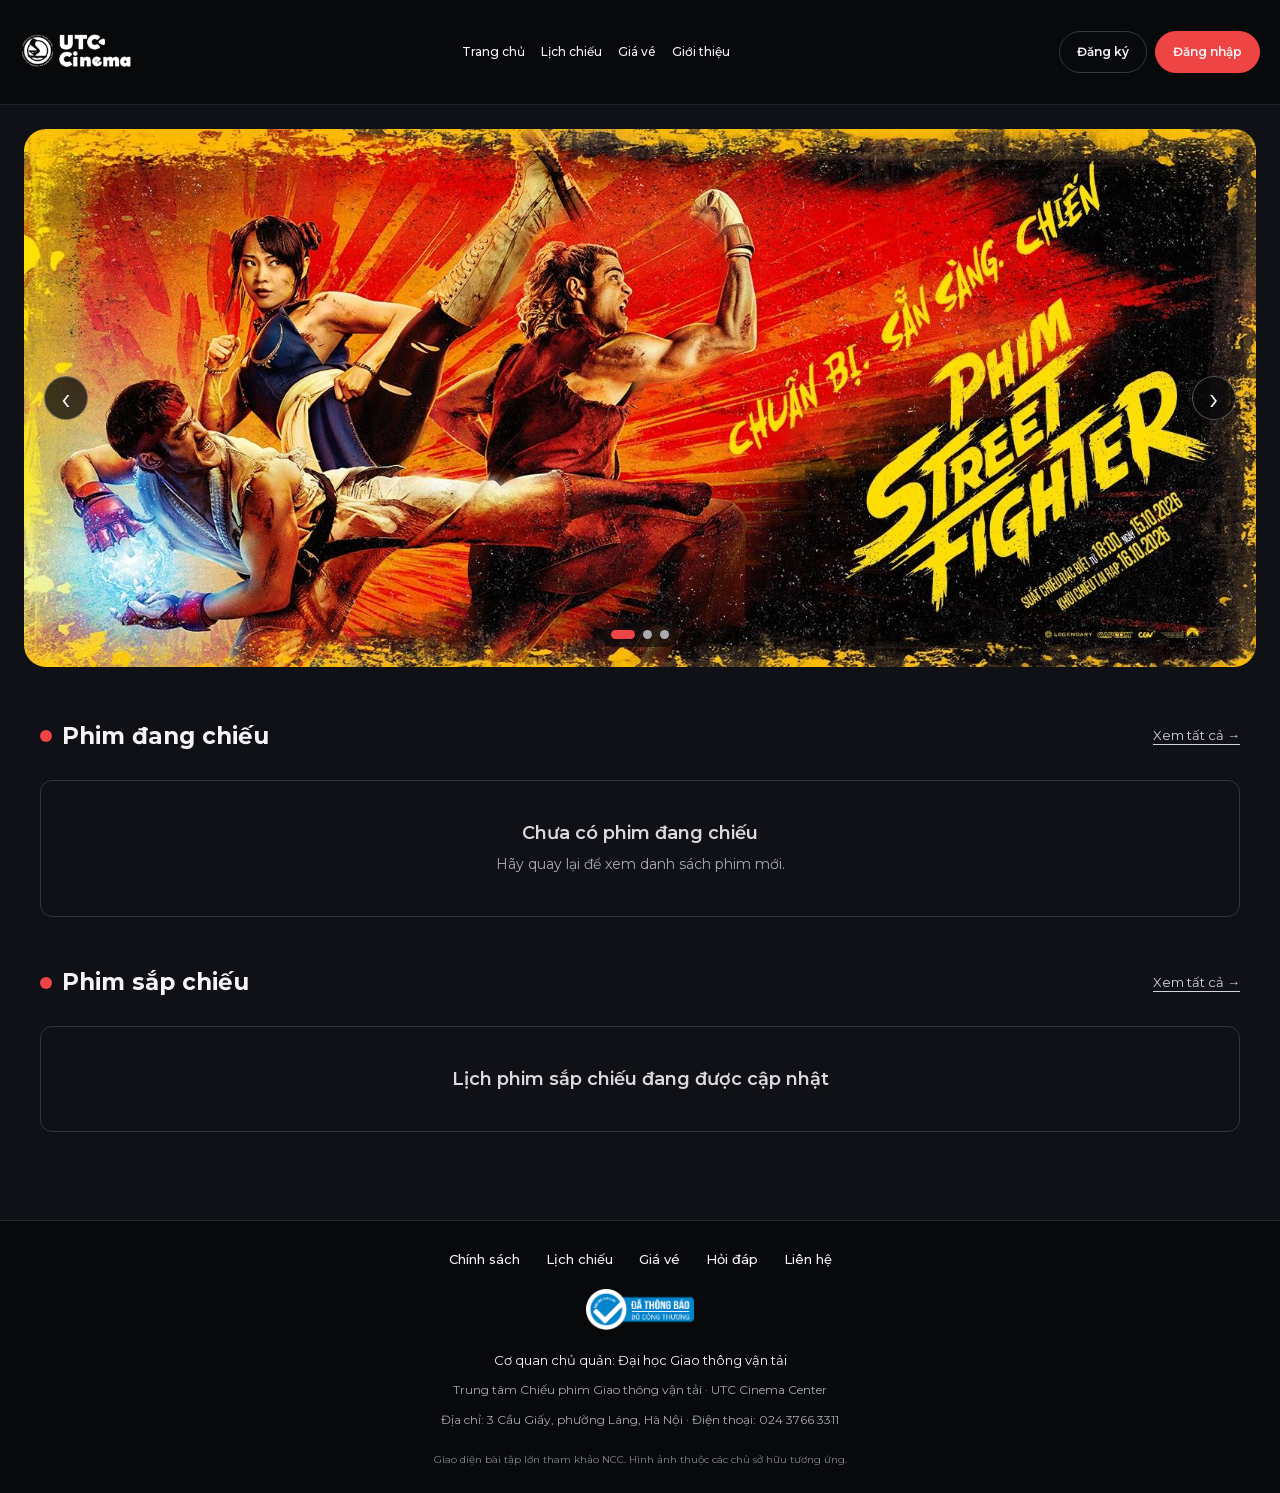
<file: index.html>
<!doctype html>
<html lang="vi">
<head>
  <meta charset="UTF-8">
  <meta name="viewport" content="width=device-width, initial-scale=1.0">
  <meta name="description" content="Lịch chiếu, thông tin phim và thông tin rạp tại Trung tâm Chiếu phim Giao thông vận tải. Giao diện bài tập lớn.">
  <meta name="theme-color" content="#101116">
  <title>Trung tâm Chiếu phim Giao thông vận tải | UCC</title>
  <link rel="icon" href="/assets/ucc/logo.png" type="image/png">
  <link rel="preload" href="/assets/ucc/montserrat-vietnamese.woff2" as="font" type="font/woff2" crossorigin>
  <link rel="preload" href="/assets/ucc/montserrat-latin.woff2" as="font" type="font/woff2" crossorigin>
  <link rel="stylesheet" href="/assets/vendor/lenis/lenis.css?v=1.3.27">
  <link rel="stylesheet" href="/public.css?v=my-tickets-20261020">
</head>
<body data-page="home">
  <a class="skip-link" href="#main">Đến nội dung chính</a>
  <header id="site-header" class="site-header"></header>
  <main id="main" tabindex="-1"></main>
  <footer id="site-footer" class="site-footer"></footer>
  <noscript>Vui lòng bật JavaScript để xem phim và lịch chiếu.</noscript>
  <script src="/shared-state.js?v=my-tickets-20261020"></script>
  <script src="/public.js?v=my-tickets-20261020"></script>
  <script src="/assets/vendor/lenis/lenis.min.js?v=1.3.27"></script>
  <script src="/public-scroll.js?v=20261020"></script>
</body>
</html>
</file>
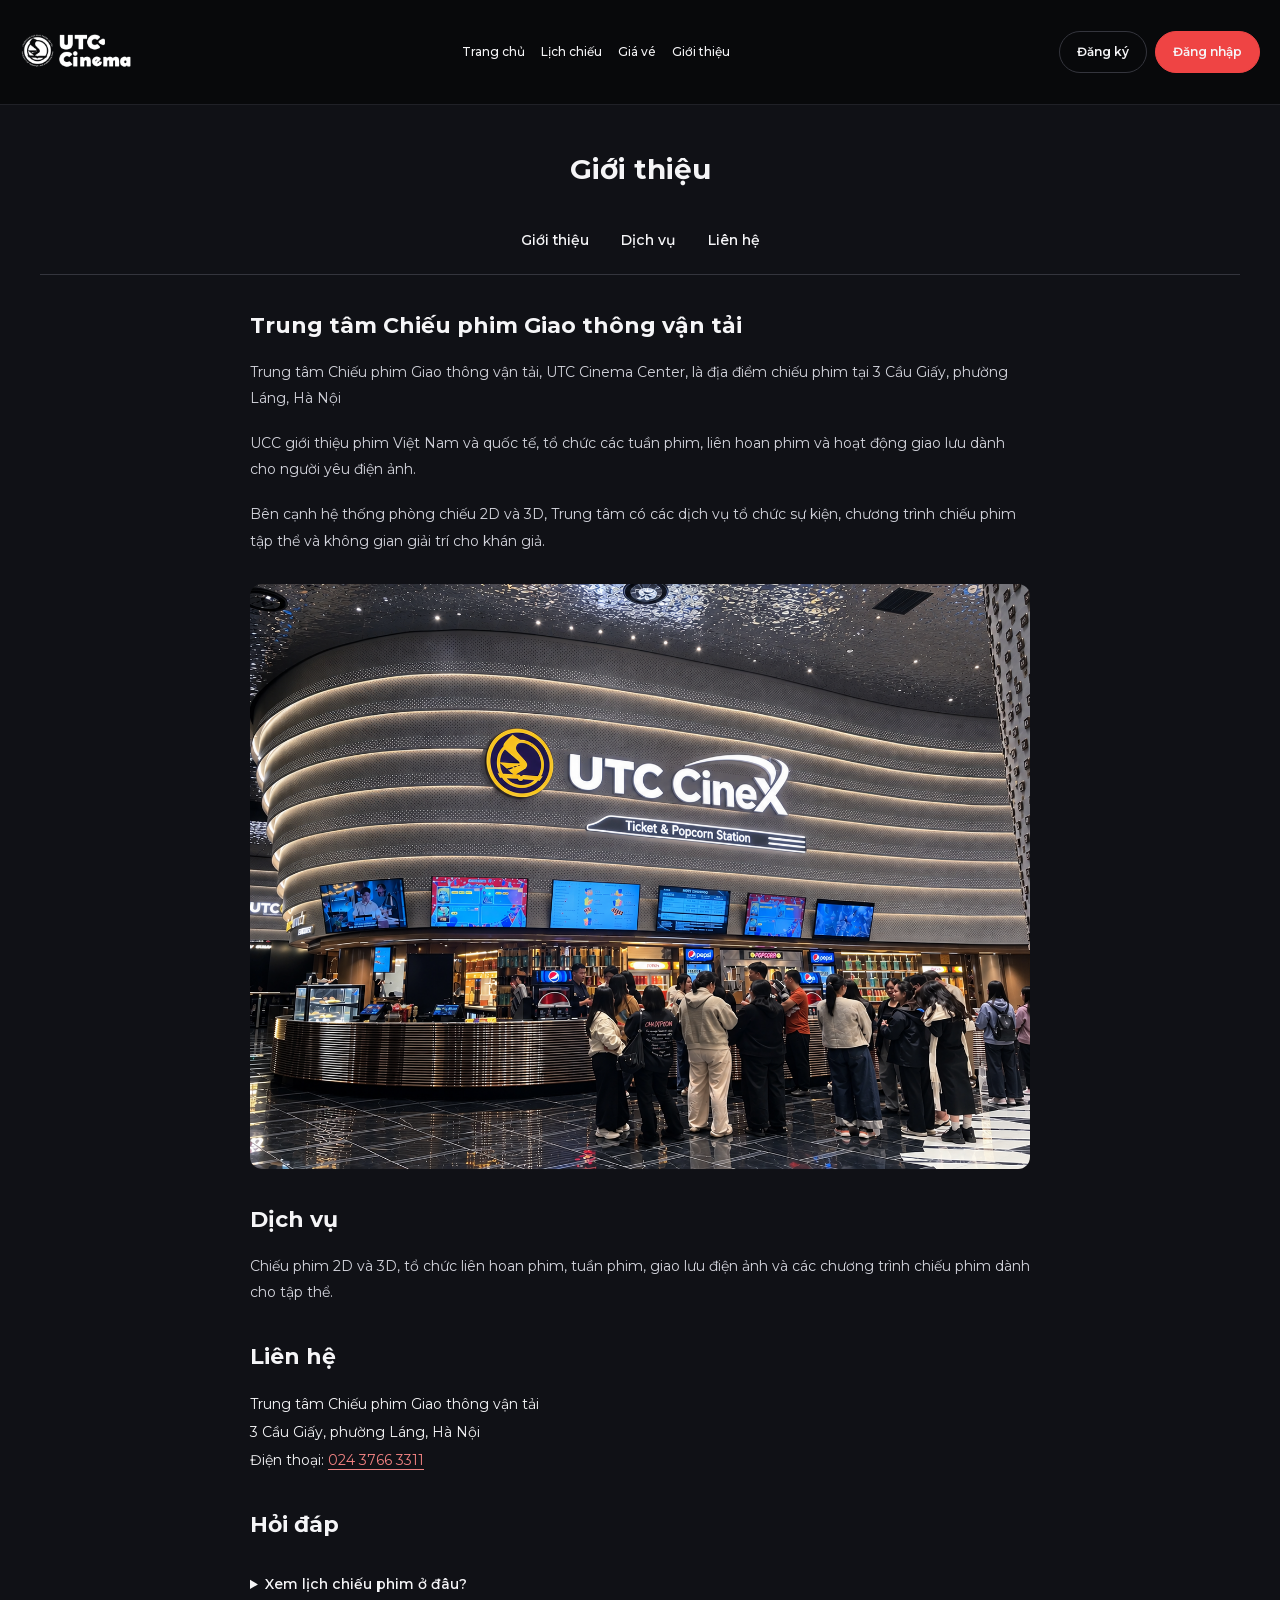
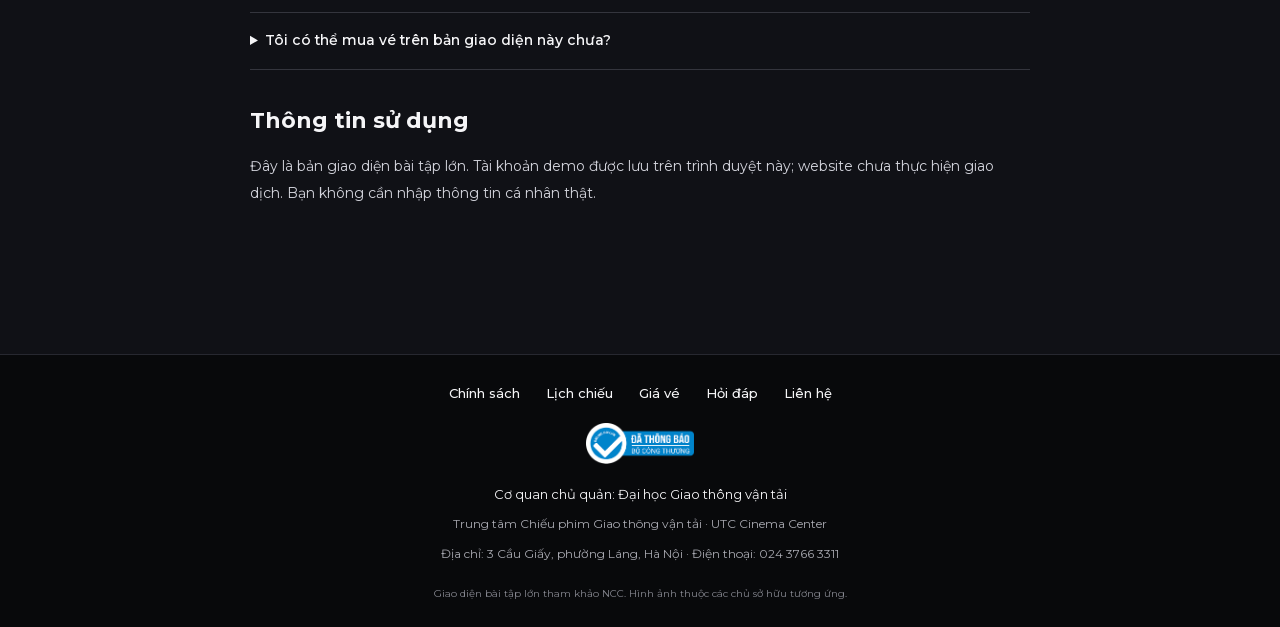
<file: about/index.html>
<!doctype html>
<html lang="vi">
<head>
  <meta charset="UTF-8">
  <meta name="viewport" content="width=device-width, initial-scale=1.0">
  <meta name="description" content="Lịch chiếu, thông tin phim và thông tin rạp tại Trung tâm Chiếu phim Giao thông vận tải. Giao diện bài tập lớn.">
  <meta name="theme-color" content="#101116">
  <title>Giới thiệu | UCC</title>
  <link rel="icon" href="/assets/ucc/logo.png" type="image/png">
  <link rel="preload" href="/assets/ucc/montserrat-vietnamese.woff2" as="font" type="font/woff2" crossorigin>
  <link rel="preload" href="/assets/ucc/montserrat-latin.woff2" as="font" type="font/woff2" crossorigin>
  <link rel="stylesheet" href="/assets/vendor/lenis/lenis.css?v=1.3.27">
  <link rel="stylesheet" href="/public.css?v=my-tickets-20261020">
</head>
<body data-page="about">
  <a class="skip-link" href="#main">Đến nội dung chính</a>
  <header id="site-header" class="site-header"></header>
  <main id="main" tabindex="-1"></main>
  <footer id="site-footer" class="site-footer"></footer>
  <noscript>Vui lòng bật JavaScript để xem phim và lịch chiếu.</noscript>
  <script src="/shared-state.js?v=my-tickets-20261020"></script>
  <script src="/public.js?v=my-tickets-20261020"></script>
  <script src="/assets/vendor/lenis/lenis.min.js?v=1.3.27"></script>
  <script src="/public-scroll.js?v=20261020"></script>
</body>
</html>
</file>
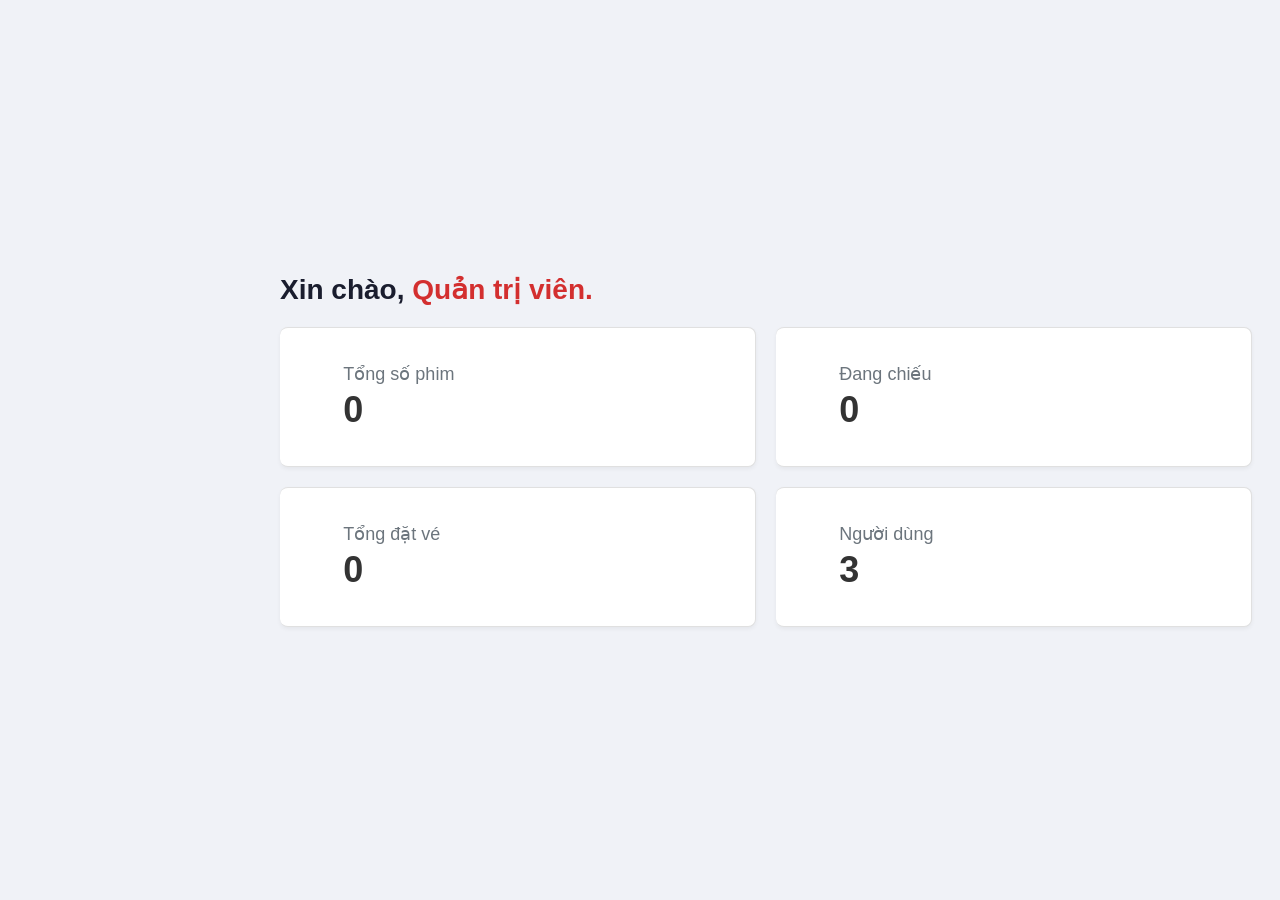
<file: admin/index.html>
<!doctype html>
<html lang="vi"><head>
  <link rel="icon" href="/assets/ucc/logo.png" type="image/png"><meta charset="UTF-8"><title>Quản trị</title><meta http-equiv="refresh" content="0;url=/admin/home/"></head><body><a href="/admin/home/">Mở quản trị</a></body></html>
</file>
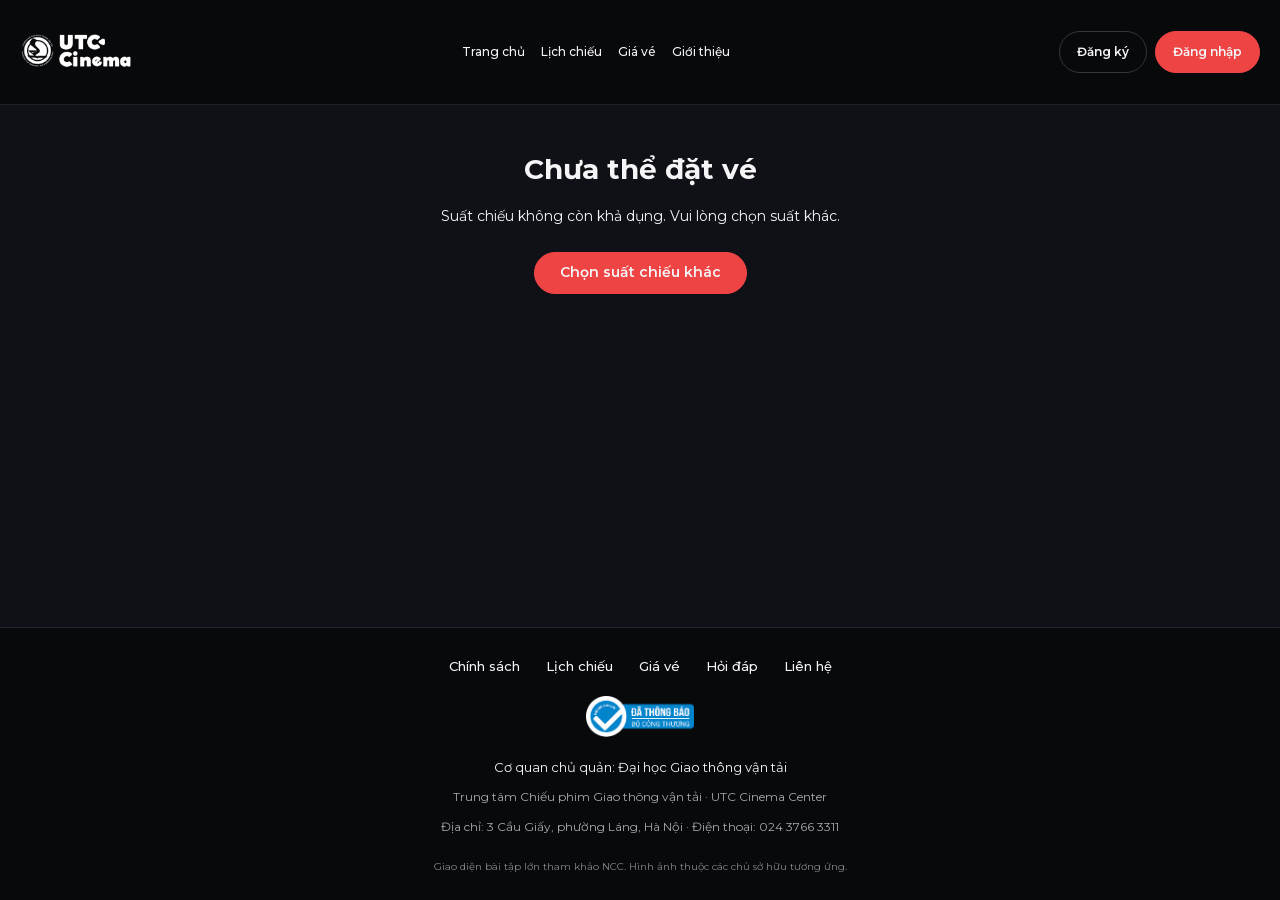
<file: booking/index.html>
<!doctype html>
<html lang="vi">
<head>
  <meta charset="UTF-8">
  <meta name="viewport" content="width=device-width, initial-scale=1.0">
  <meta name="description" content="Lịch chiếu, thông tin phim và thông tin rạp tại Trung tâm Chiếu phim Giao thông vận tải. Giao diện bài tập lớn.">
  <meta name="theme-color" content="#101116">
  <title>Đặt vé | UCC</title>
  <link rel="icon" href="/assets/ucc/logo.png" type="image/png">
  <link rel="preload" href="/assets/ucc/montserrat-vietnamese.woff2" as="font" type="font/woff2" crossorigin>
  <link rel="preload" href="/assets/ucc/montserrat-latin.woff2" as="font" type="font/woff2" crossorigin>
  <link rel="stylesheet" href="/assets/vendor/lenis/lenis.css?v=1.3.27">
  <link rel="stylesheet" href="/public.css?v=my-tickets-20261020">
  <link rel="stylesheet" href="/booking/booking.css?v=20261020">
</head>
<body data-page="booking">
  <a class="skip-link" href="#main">Đến nội dung chính</a>
  <header id="site-header" class="site-header"></header>
  <main id="main" tabindex="-1"></main>
  <footer id="site-footer" class="site-footer"></footer>
  <noscript>Vui lòng bật JavaScript để xem phim và lịch chiếu.</noscript>
  <script src="/shared-state.js?v=my-tickets-20261020"></script>
  <script src="/public.js?v=my-tickets-20261020"></script>
  <script src="/booking/booking.js?v=my-tickets-20261020"></script>
  <script src="/assets/vendor/lenis/lenis.min.js?v=1.3.27"></script>
  <script src="/public-scroll.js?v=20261020"></script>
</body>
</html>
</file>
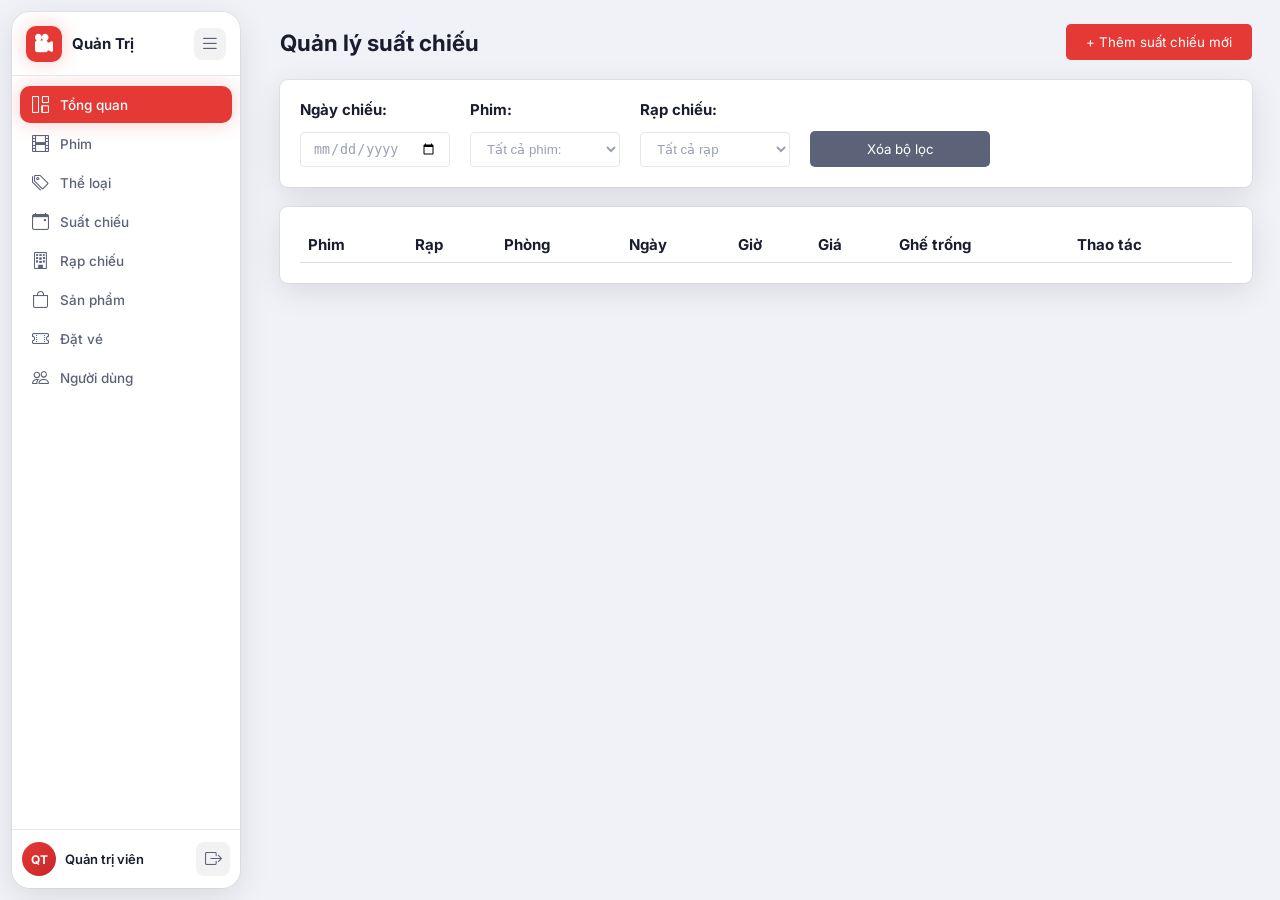
<file: BTL-main/index.html>
<!DOCTYPE html>
<html lang="vi">
<head>
  <meta charset="UTF-8">
  <meta name="viewport" content="width=device-width, initial-scale=1.0">
  <title>Hệ thống Quản lý Rạp Chiếu Phim</title>
  <link rel="stylesheet" href="https://cdn.jsdelivr.net/npm/bootstrap-icons@1.11.3/font/bootstrap-icons.min.css">
  <link rel="stylesheet" href="styles.css">
  <link rel="stylesheet" href="suatchieu.css">
  <link href="https://fonts.googleapis.com/css2?family=Inter:wght@300;400;500;600;700&display=swap" rel="stylesheet">
</head>
<body>

<aside class="sidebar" id="sidebar">
  <div class="sidebar-logo">
    <div class="logo-icon">
      <i class="bi bi-camera-reels-fill"></i>
    </div>
    <span class="logo-text">Quản Trị</span>
    <button class="sidebar-toggle" id="sidebarToggle" aria-label="Toggle sidebar">
      <i class="bi bi-list"></i>
    </button>
  </div>

  <nav class="sidebar-nav">
    <a class="nav-item active" href="#" data-page="dashboard" id="nav-dashboard">
      <i class="bi bi-grid-1x2 nav-icon"></i>
      <span class="nav-label">Tổng quan</span>
    </a>
    <a class="nav-item" href="#" data-page="movies" id="nav-movies">
      <i class="bi bi-film nav-icon"></i>
      <span class="nav-label">Phim</span>
    </a>
    <a class="nav-item" href="#" data-page="genres" id="nav-genres">
      <i class="bi bi-tags nav-icon"></i>
      <span class="nav-label">Thể loại</span>
    </a>
    <a class="nav-item" href="#" data-page="showtimes" id="nav-showtimes">
      <i class="bi bi-calendar-event nav-icon"></i>
      <span class="nav-label">Suất chiếu</span>
    </a>
    <a class="nav-item" href="#" data-page="theaters" id="nav-theaters">
      <i class="bi bi-building nav-icon"></i>
      <span class="nav-label">Rạp chiếu</span>
    </a>
    <a class="nav-item" href="#" data-page="products" id="nav-products">
      <i class="bi bi-bag nav-icon"></i>
      <span class="nav-label">Sản phẩm</span>
    </a>
    <a class="nav-item" href="./folder-name/index.html" data-page="bookings" id="nav-bookings">
      <i class="bi bi-ticket-perforated nav-icon"></i>
      <span class="nav-label">Đặt vé</span>
    </a>
    <a class="nav-item" href="#" data-page="users" id="nav-users">
      <i class="bi bi-people nav-icon"></i>
      <span class="nav-label">Người dùng</span>
    </a>
  </nav>

  <div class="sidebar-footer">
    <div class="user-info">
      <div class="user-avatar">QT</div>
      <span class="user-name">Quản trị viên</span>
    </div>
    <button class="btn-logout" id="btnLogout" title="Đăng xuất">
      <i class="bi bi-box-arrow-right"></i>
    </button>
  </div>
</aside>

<div class="main-wrapper">
  <main class="content" id="mainContent">
    <!-- nội dung trang ở đây -->
     <section>
      <article id="header">
        <h2>Quản lý suất chiếu</h2>
        <button id="add">+ Thêm suất chiếu mới</button>
      </article>

      <article id="filter">
        <div class="filterSelections">
          <label for="showDate">Ngày chiếu:</label>
          <input type="date" id="showDate">
        </div>
        <div class="filterSelections">
          <label for="movie">Phim:</label>
          <select type="text" id="movie">
            <option value="">Tất cả phim:</option>
          </select>
        </div>
        <div class="filterSelections">
          <label for="cinema">Rạp chiếu:</label>
          <select type="text" id="cinema">
            <option value="">Tất cả rạp</option>
          </select>
        </div>
        <div>
          <button type="reset" id="resetFilter">Xóa bộ lọc</button>
        </div>
      </article>

      <article id="table">
        <table>
          <thead>
            <tr>
              <th>Phim</th>
              <th>Rạp</th>
              <th>Phòng</th>
              <th>Ngày</th>
              <th>Giờ</th>
              <th>Giá</th>
              <th>Ghế trống</th>
              <th>Thao tác</th>
            </tr>
          </thead>
          <tbody id="film">
          </tbody>
        </table>
      </article>

     </section>
  </main>
</div>

<script src="app.js"></script>
</body>
</html>
</file>
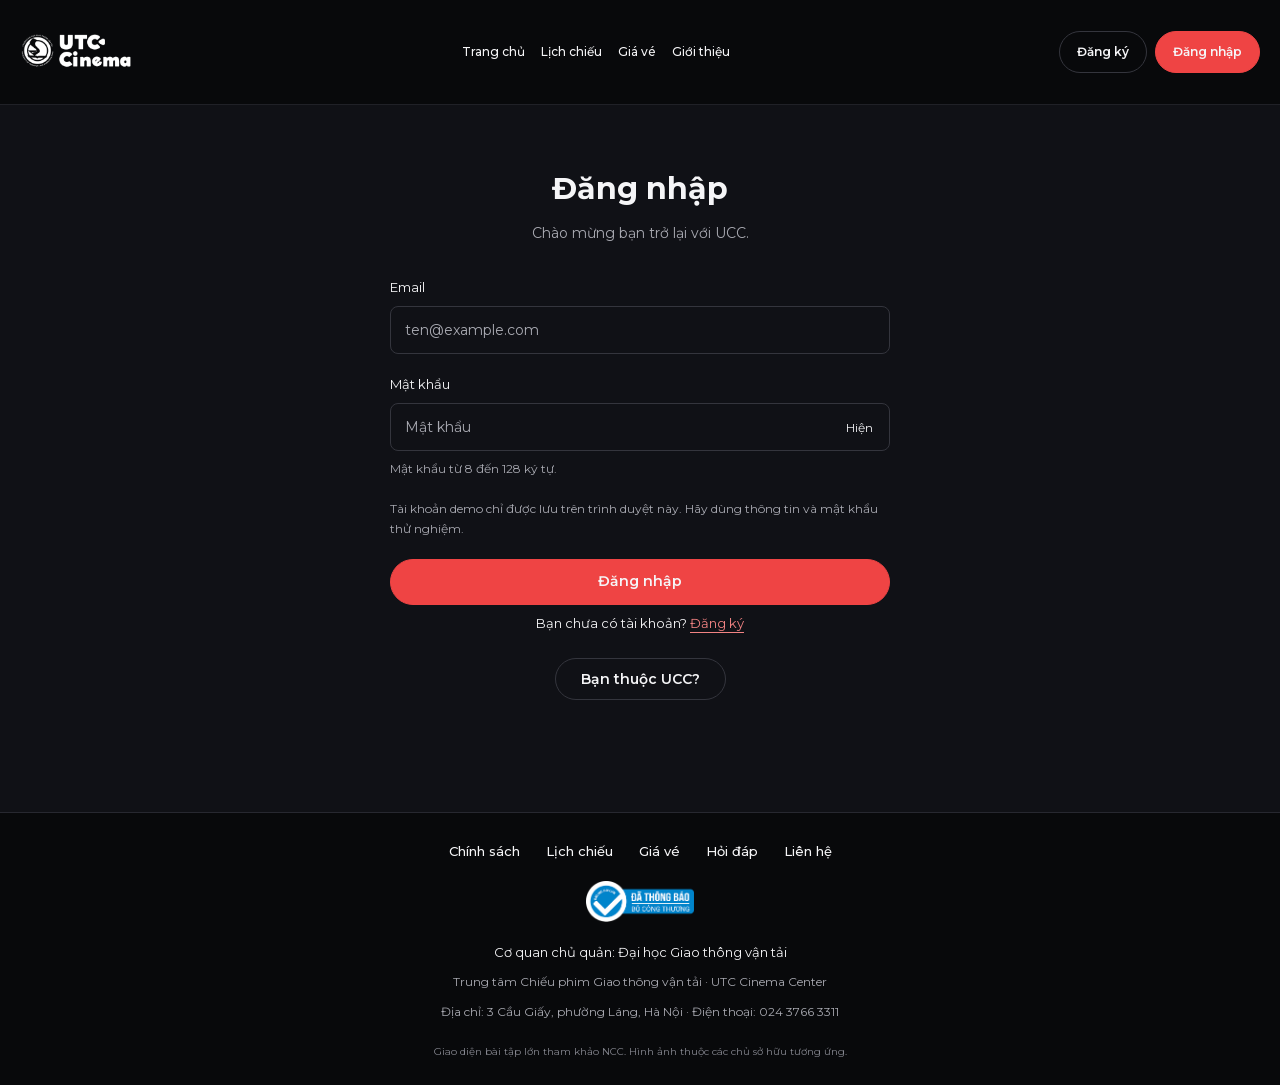
<file: login/index.html>
<!doctype html>
<html lang="vi">
<head>
  <meta charset="UTF-8">
  <meta name="viewport" content="width=device-width, initial-scale=1.0">
  <meta name="description" content="Lịch chiếu, thông tin phim và thông tin rạp tại Trung tâm Chiếu phim Giao thông vận tải. Giao diện bài tập lớn.">
  <meta name="theme-color" content="#101116">
  <title>Đăng nhập | UCC</title>
  <link rel="icon" href="/assets/ucc/logo.png" type="image/png">
  <link rel="preload" href="/assets/ucc/montserrat-vietnamese.woff2" as="font" type="font/woff2" crossorigin>
  <link rel="preload" href="/assets/ucc/montserrat-latin.woff2" as="font" type="font/woff2" crossorigin>
  <link rel="stylesheet" href="/assets/vendor/lenis/lenis.css?v=1.3.27">
  <link rel="stylesheet" href="/public.css?v=my-tickets-20261020">
</head>
<body data-page="login">
  <a class="skip-link" href="#main">Đến nội dung chính</a>
  <header id="site-header" class="site-header"></header>
  <main id="main" tabindex="-1"></main>
  <footer id="site-footer" class="site-footer"></footer>
  <noscript>Vui lòng bật JavaScript để xem phim và lịch chiếu.</noscript>
  <script src="/shared-state.js?v=my-tickets-20261020"></script>
  <script src="/public.js?v=my-tickets-20261020"></script>
  <script src="/assets/vendor/lenis/lenis.min.js?v=1.3.27"></script>
  <script src="/public-scroll.js?v=20261020"></script>
</body>
</html>
</file>
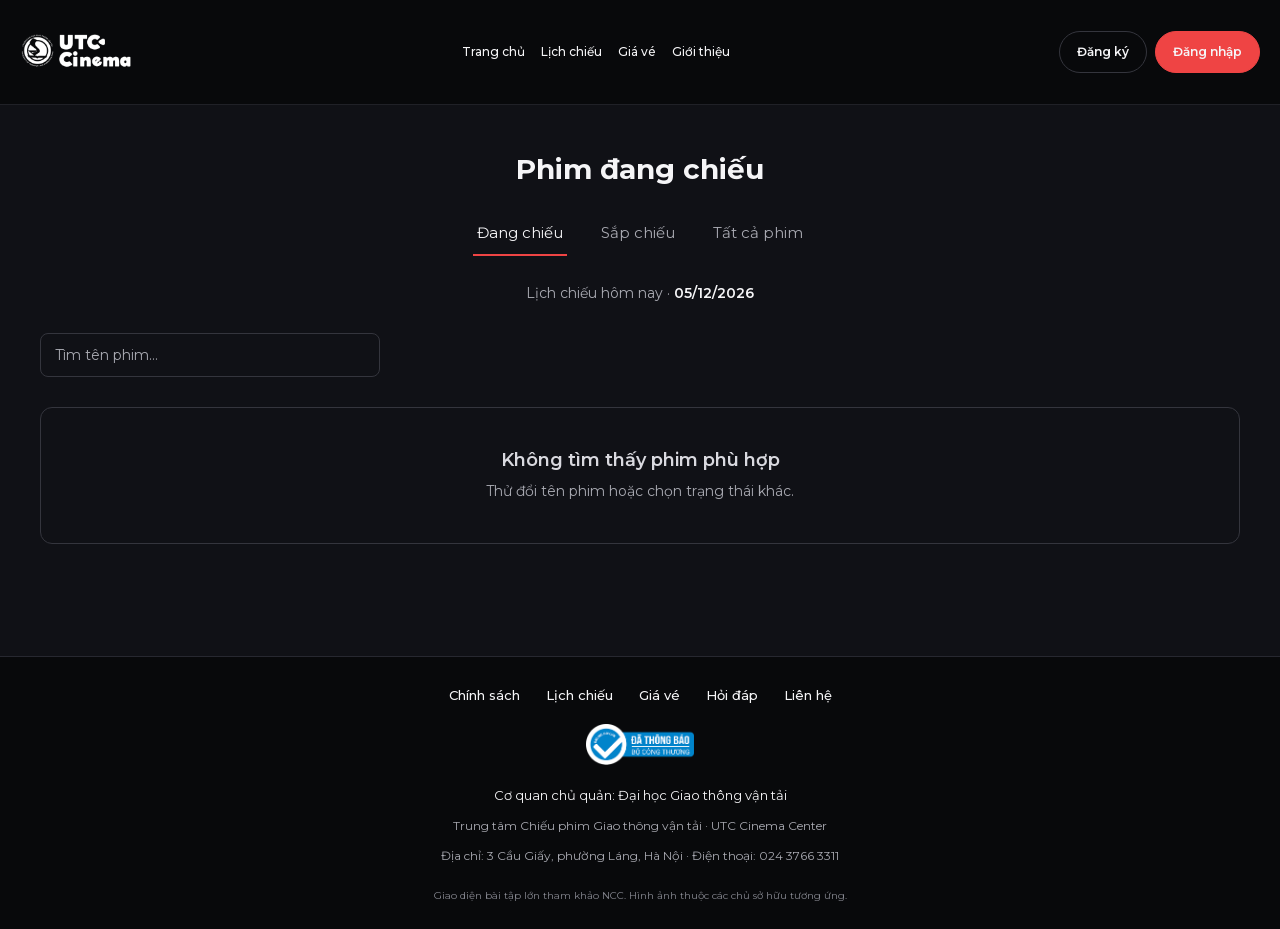
<file: movies/index.html>
<!doctype html>
<html lang="vi">
<head>
  <meta charset="UTF-8">
  <meta name="viewport" content="width=device-width, initial-scale=1.0">
  <meta name="description" content="Lịch chiếu, thông tin phim và thông tin rạp tại Trung tâm Chiếu phim Giao thông vận tải. Giao diện bài tập lớn.">
  <meta name="theme-color" content="#101116">
  <title>Lịch chiếu | UCC</title>
  <link rel="icon" href="/assets/ucc/logo.png" type="image/png">
  <link rel="preload" href="/assets/ucc/montserrat-vietnamese.woff2" as="font" type="font/woff2" crossorigin>
  <link rel="preload" href="/assets/ucc/montserrat-latin.woff2" as="font" type="font/woff2" crossorigin>
  <link rel="stylesheet" href="/assets/vendor/lenis/lenis.css?v=1.3.27">
  <link rel="stylesheet" href="/public.css?v=my-tickets-20261020">
</head>
<body data-page="movies">
  <a class="skip-link" href="#main">Đến nội dung chính</a>
  <header id="site-header" class="site-header"></header>
  <main id="main" tabindex="-1"></main>
  <footer id="site-footer" class="site-footer"></footer>
  <noscript>Vui lòng bật JavaScript để xem phim và lịch chiếu.</noscript>
  <script src="/shared-state.js?v=my-tickets-20261020"></script>
  <script src="/public.js?v=my-tickets-20261020"></script>
  <script src="/assets/vendor/lenis/lenis.min.js?v=1.3.27"></script>
  <script src="/public-scroll.js?v=20261020"></script>
</body>
</html>
</file>
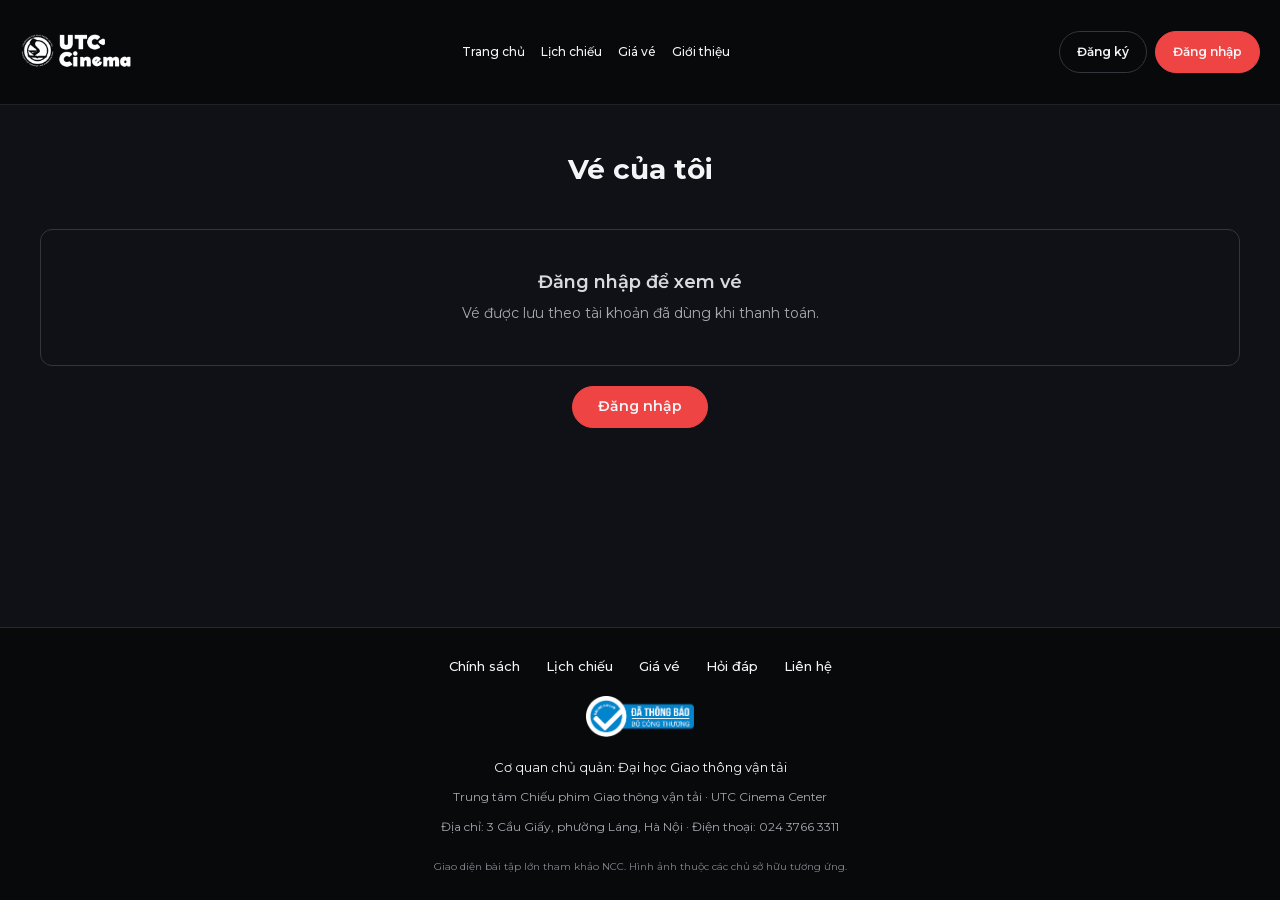
<file: my-tickets/index.html>
<!doctype html>
<html lang="vi">
<head>
  <meta charset="UTF-8">
  <meta name="viewport" content="width=device-width, initial-scale=1.0">
  <meta name="description" content="Lịch chiếu, thông tin phim và thông tin rạp tại Trung tâm Chiếu phim Giao thông vận tải. Giao diện bài tập lớn.">
  <meta name="theme-color" content="#101116">
  <title>Vé của tôi | UCC</title>
  <link rel="icon" href="/assets/ucc/logo.png" type="image/png">
  <link rel="preload" href="/assets/ucc/montserrat-vietnamese.woff2" as="font" type="font/woff2" crossorigin>
  <link rel="preload" href="/assets/ucc/montserrat-latin.woff2" as="font" type="font/woff2" crossorigin>
  <link rel="stylesheet" href="/assets/vendor/lenis/lenis.css?v=1.3.27">
  <link rel="stylesheet" href="/public.css?v=my-tickets-20261020">
</head>
<body data-page="my-tickets">
  <a class="skip-link" href="#main">Đến nội dung chính</a>
  <header id="site-header" class="site-header"></header>
  <main id="main" tabindex="-1"></main>
  <footer id="site-footer" class="site-footer"></footer>
  <noscript>Vui lòng bật JavaScript để xem phim và lịch chiếu.</noscript>
  <script src="/shared-state.js?v=my-tickets-20261020"></script>
  <script src="/public.js?v=my-tickets-20261020"></script>
  <script src="/assets/vendor/lenis/lenis.min.js?v=1.3.27"></script>
  <script src="/public-scroll.js?v=20261020"></script>
</body>
</html>
</file>
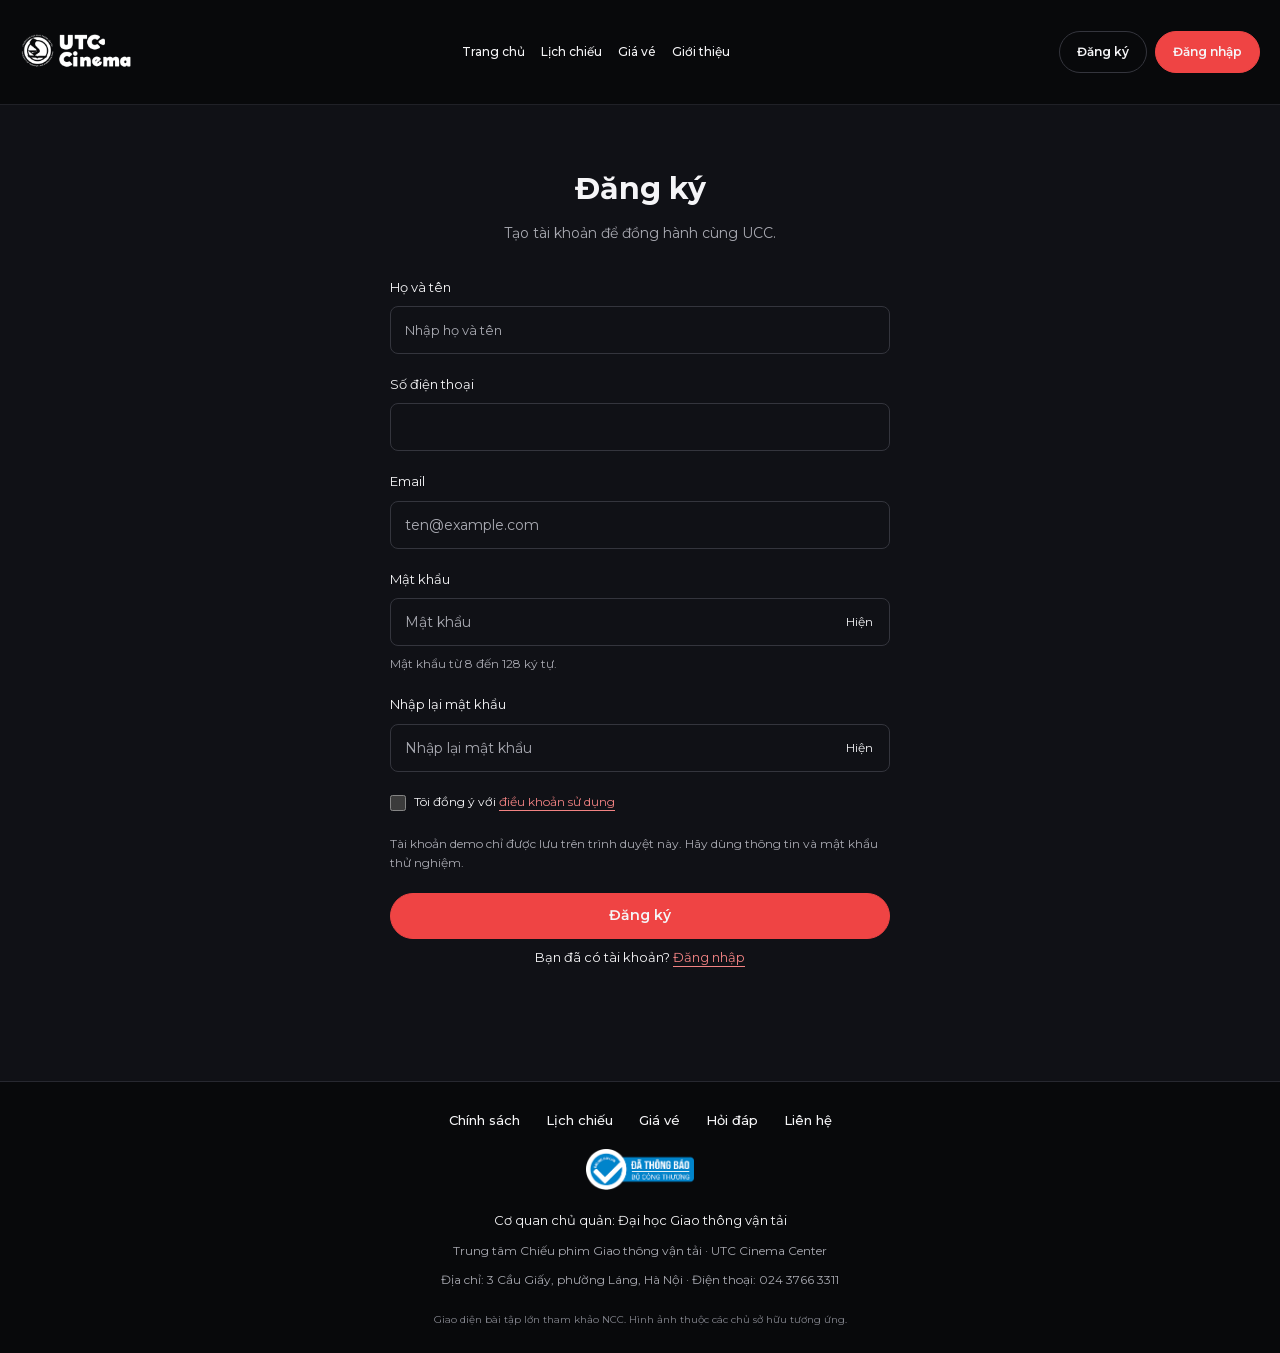
<file: register/index.html>
<!doctype html>
<html lang="vi">
<head>
  <meta charset="UTF-8">
  <meta name="viewport" content="width=device-width, initial-scale=1.0">
  <meta name="description" content="Lịch chiếu, thông tin phim và thông tin rạp tại Trung tâm Chiếu phim Giao thông vận tải. Giao diện bài tập lớn.">
  <meta name="theme-color" content="#101116">
  <title>Đăng ký | UCC</title>
  <link rel="icon" href="/assets/ucc/logo.png" type="image/png">
  <link rel="preload" href="/assets/ucc/montserrat-vietnamese.woff2" as="font" type="font/woff2" crossorigin>
  <link rel="preload" href="/assets/ucc/montserrat-latin.woff2" as="font" type="font/woff2" crossorigin>
  <link rel="stylesheet" href="/assets/vendor/lenis/lenis.css?v=1.3.27">
  <link rel="stylesheet" href="/public.css?v=my-tickets-20261020">
</head>
<body data-page="register">
  <a class="skip-link" href="#main">Đến nội dung chính</a>
  <header id="site-header" class="site-header"></header>
  <main id="main" tabindex="-1"></main>
  <footer id="site-footer" class="site-footer"></footer>
  <noscript>Vui lòng bật JavaScript để xem phim và lịch chiếu.</noscript>
  <script src="/shared-state.js?v=my-tickets-20261020"></script>
  <script src="/public.js?v=my-tickets-20261020"></script>
  <script src="/assets/vendor/lenis/lenis.min.js?v=1.3.27"></script>
  <script src="/public-scroll.js?v=20261020"></script>
</body>
</html>
</file>
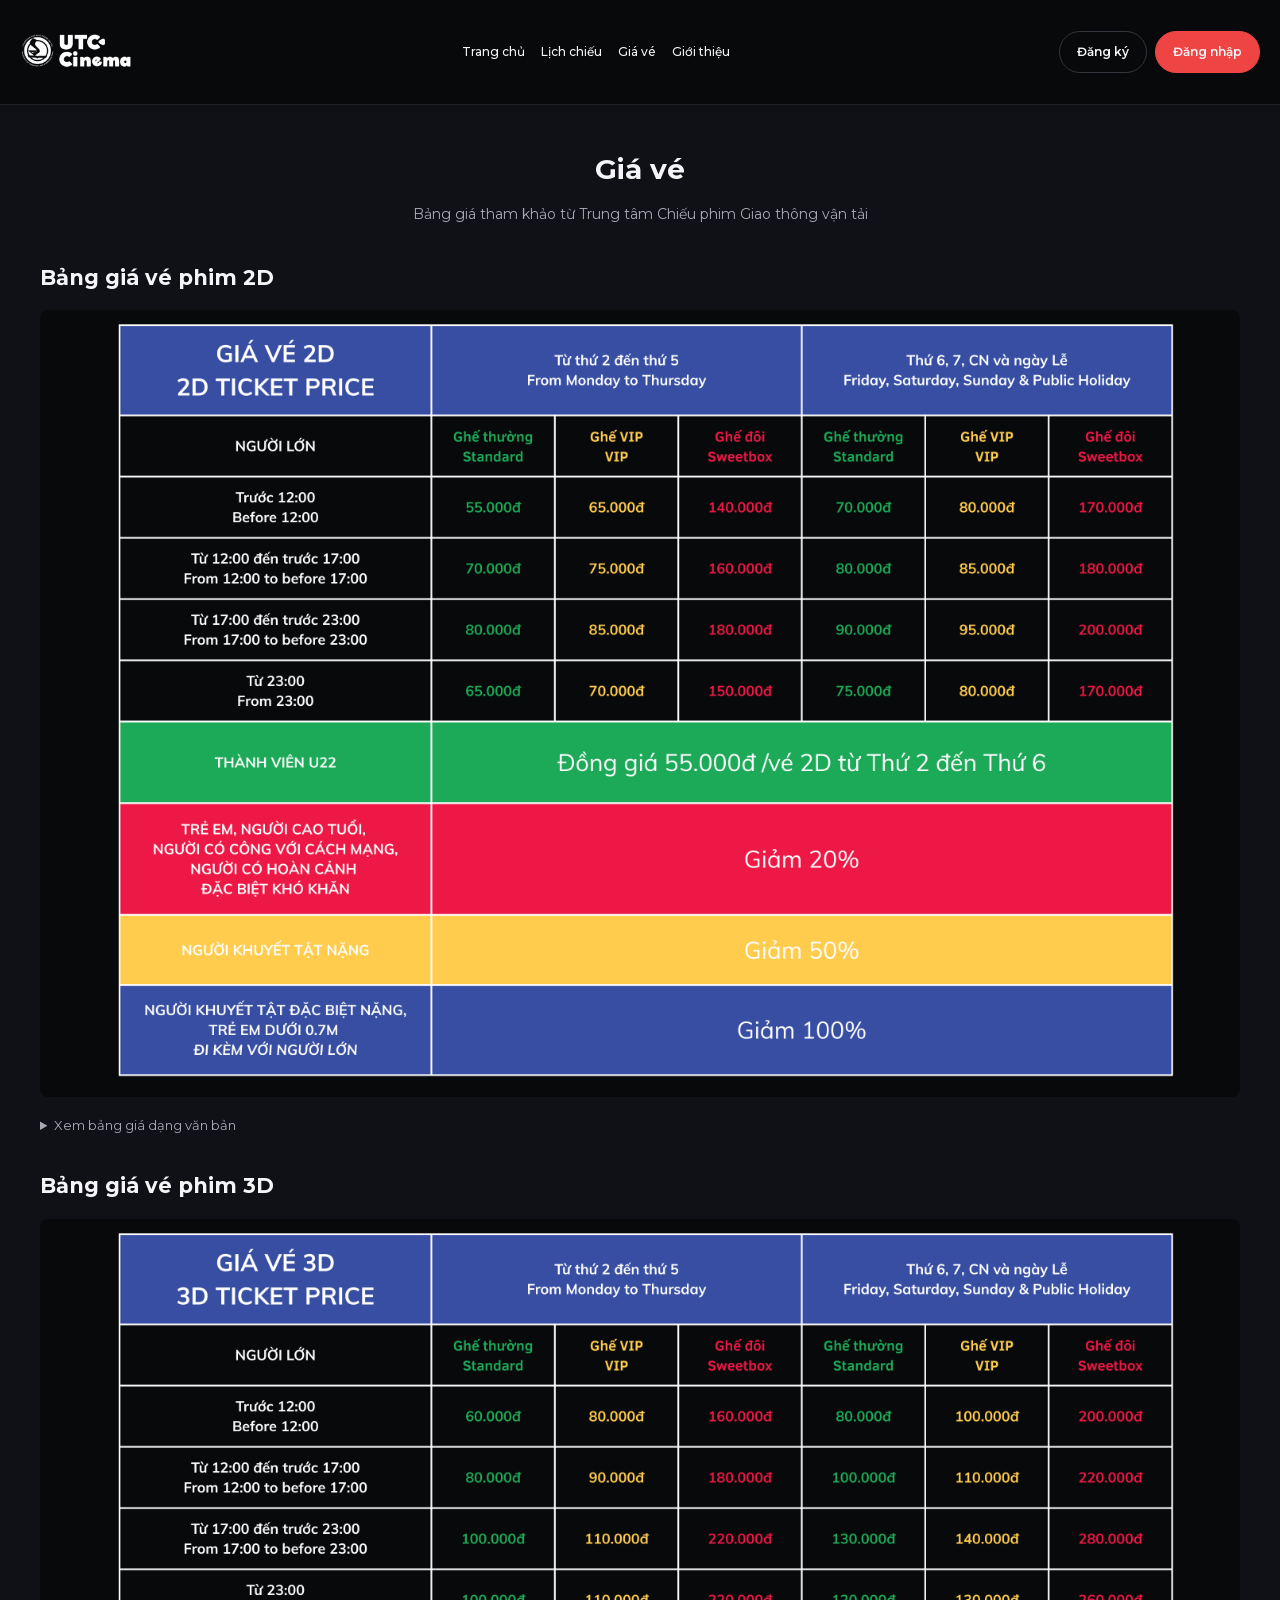
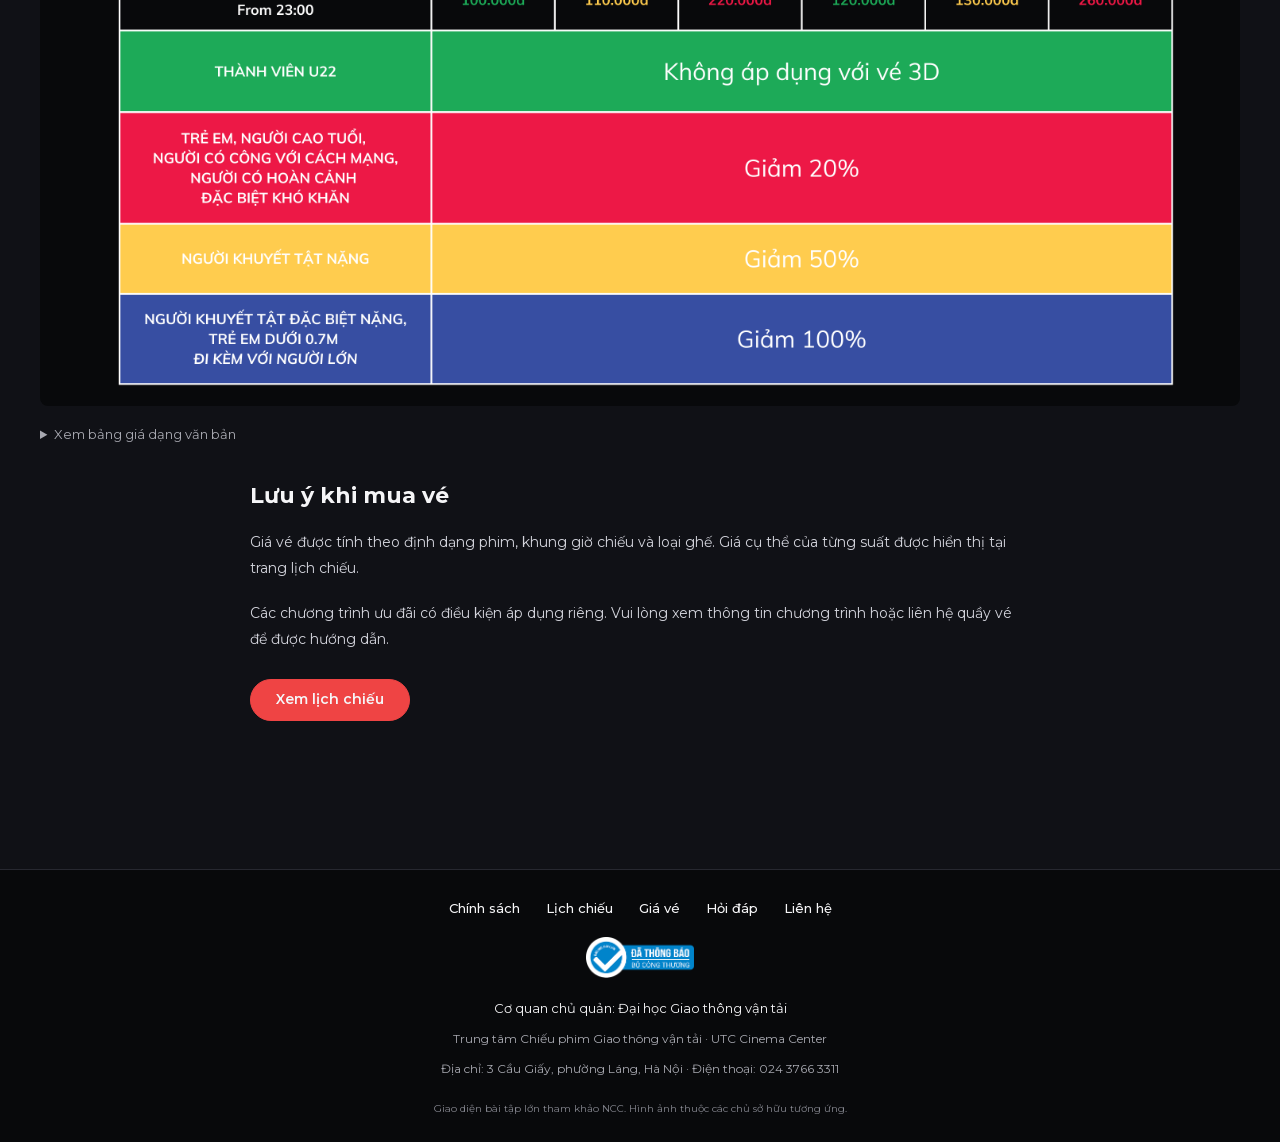
<file: ticket-price/index.html>
<!doctype html>
<html lang="vi">
<head>
  <meta charset="UTF-8">
  <meta name="viewport" content="width=device-width, initial-scale=1.0">
  <meta name="description" content="Lịch chiếu, thông tin phim và thông tin rạp tại Trung tâm Chiếu phim Giao thông vận tải. Giao diện bài tập lớn.">
  <meta name="theme-color" content="#101116">
  <title>Giá vé | UCC</title>
  <link rel="icon" href="/assets/ucc/logo.png" type="image/png">
  <link rel="preload" href="/assets/ucc/montserrat-vietnamese.woff2" as="font" type="font/woff2" crossorigin>
  <link rel="preload" href="/assets/ucc/montserrat-latin.woff2" as="font" type="font/woff2" crossorigin>
  <link rel="stylesheet" href="/assets/vendor/lenis/lenis.css?v=1.3.27">
  <link rel="stylesheet" href="/public.css?v=my-tickets-20261020">
</head>
<body data-page="ticket-price">
  <a class="skip-link" href="#main">Đến nội dung chính</a>
  <header id="site-header" class="site-header"></header>
  <main id="main" tabindex="-1"></main>
  <footer id="site-footer" class="site-footer"></footer>
  <noscript>Vui lòng bật JavaScript để xem phim và lịch chiếu.</noscript>
  <script src="/shared-state.js?v=my-tickets-20261020"></script>
  <script src="/public.js?v=my-tickets-20261020"></script>
  <script src="/assets/vendor/lenis/lenis.min.js?v=1.3.27"></script>
  <script src="/public-scroll.js?v=20261020"></script>
</body>
</html>
</file>
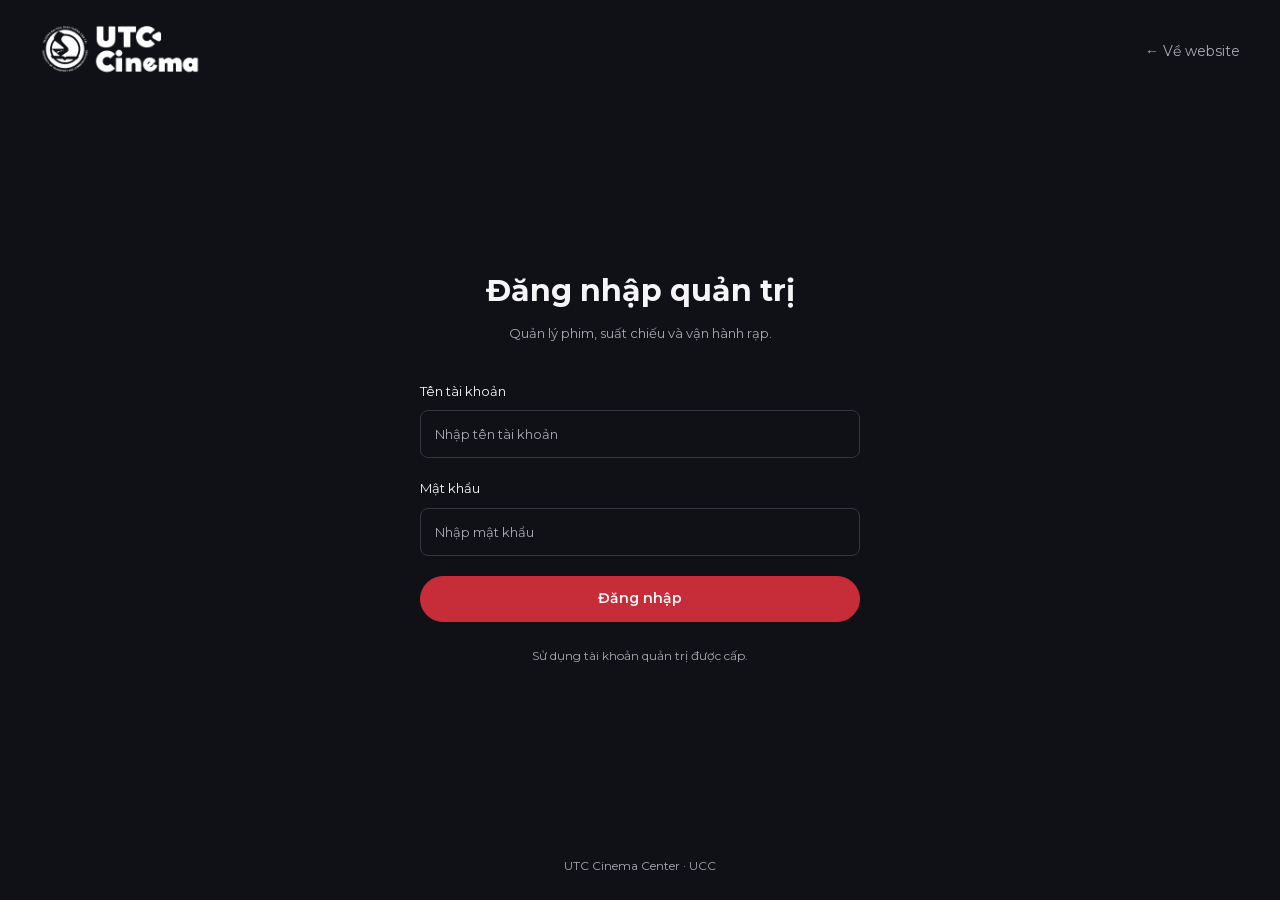
<file: admin/booking/index.html>
<!DOCTYPE html>
<html lang="vi">
<head>
  <link rel="icon" href="/assets/ucc/logo.png" type="image/png">
  <meta charset="UTF-8">
  <meta name="viewport" content="width=device-width, initial-scale=1.0">
  <title>Quản lý đặt vé</title>
  <link rel="stylesheet" href="https://cdn.jsdelivr.net/npm/bootstrap-icons@1.11.3/font/bootstrap-icons.min.css">
  <link href="https://fonts.googleapis.com/css2?family=Inter:wght@300;400;500;600;700&display=swap" rel="stylesheet">
  <link rel="stylesheet" href="../styles.css?v=admin-shell-20261019">
  <link rel="stylesheet" href="./booking.css?v=rooms-20261019">
</head>
<body class="admin-page">
<div class="main-wrapper">
<main class="content">
<section class="booking-page">
    <header class="booking-header">
      <h1>Danh sách vé</h1>
      <div class="booking-header-actions">
        <label class="booking-search">
          <i class="bi bi-search" aria-hidden="true"></i>
          <input id="bookingSearch" aria-label="Tìm đặt vé" type="search" placeholder="Tìm mã vé, khách hàng, phim…" autocomplete="off">
        </label>

      </div>
    </header>
    <div class="table-wrap">
      <table>
        <thead><tr>
          <th scope="col">Mã đặt vé</th><th scope="col">Khách hàng</th>
          <th scope="col">Phim</th><th scope="col">Phòng</th>
          <th scope="col">Suất chiếu</th><th scope="col">Số ghế</th>
          <th scope="col">Tổng tiền</th><th scope="col">Trạng thái vé</th>
          <th scope="col">Thanh toán</th>
        </tr></thead>
        <tbody id="bookingRows"></tbody>
      </table>
      <p class="empty-state" id="bookingEmpty" hidden>Không tìm thấy đặt vé phù hợp.</p>
    </div>
  </section>
</main>
</div>
<script src="../app.js?v=rooms-20261019"></script>
<script src="../../shared-state.js?v=my-tickets-20261020"></script>
<script src="./booking.js?v=live-bookings-20261020"></script>
</body>
</html>
</file>
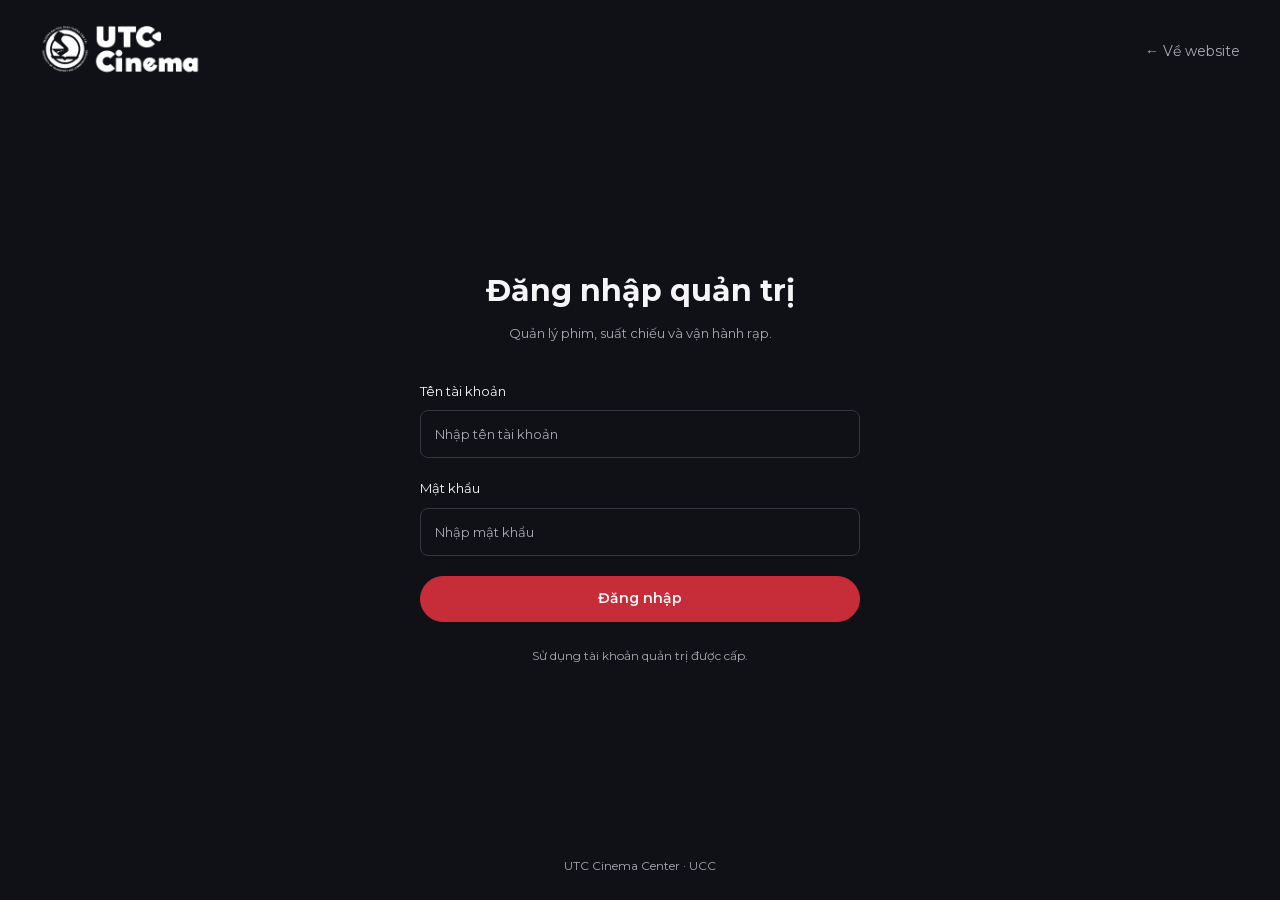
<file: admin/genres/index.html>
<!DOCTYPE html>
<html lang="vi">
<head>
  <link rel="icon" href="/assets/ucc/logo.png" type="image/png">
  <meta charset="UTF-8">
  <meta name="viewport" content="width=device-width, initial-scale=1.0">
  <title>Hệ thống Quản lý Rạp Chiếu Phim</title>
  <link rel="stylesheet" href="../styles.css?v=admin-shell-20261019">
  <link rel="stylesheet" href="https://cdn.jsdelivr.net/npm/bootstrap-icons@1.11.3/font/bootstrap-icons.min.css">
  <link rel="stylesheet" href="genres.css">
  <link href="https://fonts.googleapis.com/css2?family=Inter:wght@300;400;500;600;700&display=swap" rel="stylesheet">
  <link rel="stylesheet" href="../form-dialog.css">
  <link rel="stylesheet" href="../control.css">
</head>
<body class="admin-page">
<div class="main-wrapper">
  <main class="content" id="mainContent">
    <section id="genresPage"> 
      <p id="genreNotice" role="status"></p>
      <div class="heading">
        <h2>Quản lý thể loại phim</h2>
        <button class="primary" id="addGenre" type="button"><i class="bi bi-plus-lg" aria-hidden="true"></i> Thêm thể loại mới</button>
      </div>
      <div id="genresList">
        <div class="filters">
          <div class="search-box">
              <i class="bi bi-search" aria-hidden="true"></i>
              <input id="genreSearch" type="search" placeholder="Tìm kiếm thể loại..." aria-label="Tìm kiếm thể loại" class="control">
          </div>
        </div>

        <div class="table-wrap">
          <table class="genres-table">
            <thead>
              <tr>
                <th>ID</th>
                <th>Tên thể loại</th>
                <th>Mô tả</th>
                <th>Thao tác</th>
              </tr>
            </thead>
            <tbody id="genresTable"></tbody>
          </table>
        </div>
      </div>

      <dialog class="genre-card form-dialog" id="genreEditor" aria-labelledby="genreFormTitle">
<button type="button" class="dialog-close" aria-label="Đóng" onclick="document.getElementById('cancelGenre').click()">×</button>
        <h3 id="genreFormTitle">Thêm thể loại</h3>

        <form id="genreForm">
          <label for="genreName">Tên thể loại</label>
          <input id="genreName" required maxlength="100">

          <label for="genreDescription">Mô tả</label>
          <textarea id="genreDescription" rows="4" maxlength="1000"></textarea>

          <div class="genre-form-actions">
            <button class="primary" id="saveGenre" type="submit">Thêm mới</button>
            <button class="genre-cancel" id="cancelGenre" type="button">Hủy</button>
          </div>
        </form>
      </dialog>
    </section>
  </main>

</div>
<script src="../app.js?v=rooms-20261019"></script>
<script src="../../shared-state.js?v=my-tickets-20261020"></script>
<script src="../movies/app.js?v=admin-shell-20261019"></script>
<script src="../form-dialog.js"></script>
</body>
</html>
</file>
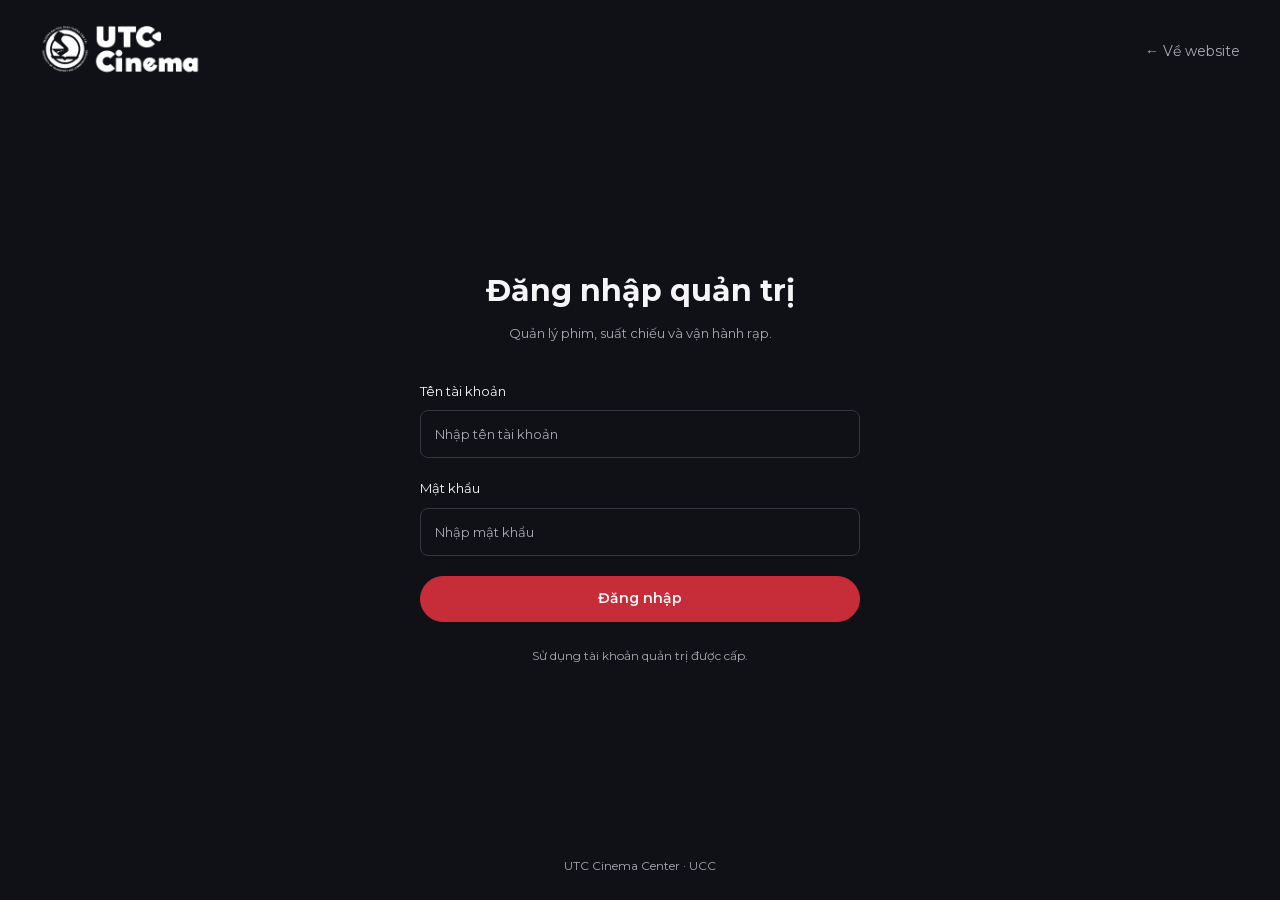
<file: admin/home/index.html>
<!DOCTYPE html>
<html lang="vi">
<head>
  <link rel="icon" href="/assets/ucc/logo.png" type="image/png">
    <meta charset="UTF-8">
    <meta name="viewport" content="width=device-width, initial-scale=1.0">
    <title>Tổng quan</title>
    <link rel="stylesheet" href="https://cdn.jsdelivr.net/npm/bootstrap-icons@1.11.3/font/bootstrap-icons.min.css">
  <link rel="stylesheet" href="../styles.css?v=admin-shell-20261019">
    <link rel="stylesheet" href="https://cdnjs.cloudflare.com/ajax/libs/font-awesome/6.4.0/css/all.min.css">
    <link href="https://fonts.googleapis.com/css2?family=Inter:wght@400;600;700&display=swap" rel="stylesheet">
    <link rel="stylesheet" href="tongquan.css?v=admin-shell-20261019">
</head>
<body class="admin-page">
<div class="main-wrapper">

    <main>
    <header class="overview-header">
        <h1>Xin chào, <span>Quản trị viên.</span></h1>
        <time id="overviewDate" aria-label="Ngày và giờ hiện tại"></time>
    </header>
    <div class="stats-container">
        <a class="stat-card" href="/admin/movies/" target="_top">
            <i class="stat-watermark fa-solid fa-film" aria-hidden="true"></i>
            <div class="stat-icon">
                <i class="fa-solid fa-film"></i>
            </div>
            <div class="stat-content">
                <span class="stat-title">Tổng số phim</span>
                <span class="stat-number" id="totalMovies">0</span>
            </div>
        </a>

        <a class="stat-card" id="showingLink" href="/admin/showtimes/" target="_top">
            <i class="stat-watermark fa-solid fa-ticket" aria-hidden="true"></i>
            <div class="stat-icon">
                <i class="fa-solid fa-ticket"></i>
            </div>
            <div class="stat-content">
                <span class="stat-title">Đang chiếu</span>
                <span class="stat-number" id="showingMovies">0</span>
            </div>
        </a>

        <a class="stat-card" href="/admin/booking/" target="_top">
            <i class="stat-watermark fa-solid fa-credit-card" aria-hidden="true"></i>
            <div class="stat-icon">
                <i class="fa-solid fa-credit-card"></i>
            </div>
            <div class="stat-content">
                <span class="stat-title">Tổng đặt vé</span>
                <span class="stat-number" id="totalBookings">0</span>
            </div>
        </a>

        <div class="stat-card">
            <i class="stat-watermark fa-solid fa-users" aria-hidden="true"></i>
            <div class="stat-icon">
                <i class="fa-solid fa-users"></i>
            </div>
            <div class="stat-content">
                <span class="stat-title">Người dùng</span>
                <span class="stat-number">3</span>
            </div>
        </div>
    </div>
    </main>
    </div>
<script src="../app.js?v=rooms-20261019"></script>
<script src="../../shared-state.js?v=my-tickets-20261020"></script>
    <script src="tongquan.js"></script>

</body>
</html>
</file>
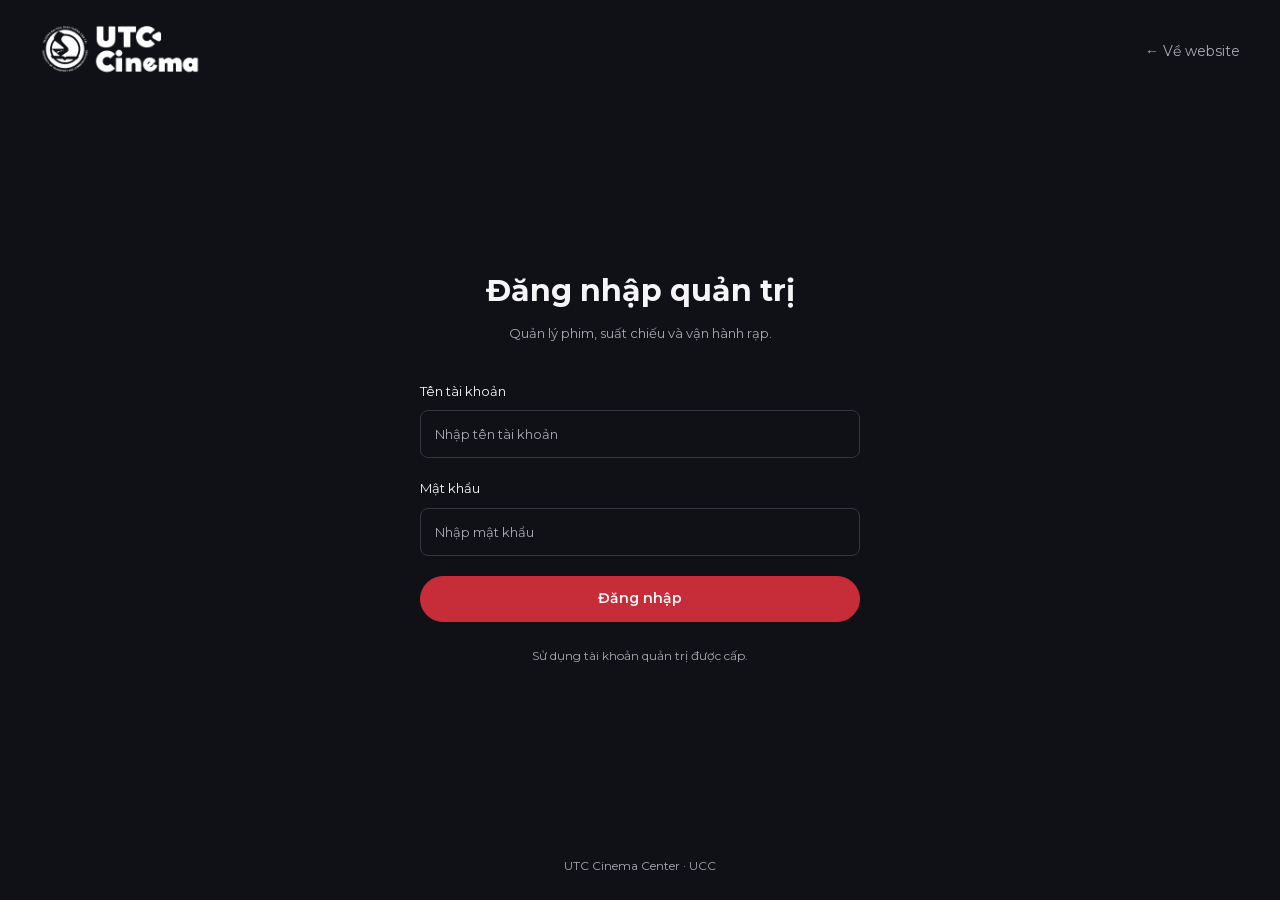
<file: admin/login/index.html>
<!doctype html>
<html lang="vi">
<head>
  <meta charset="UTF-8">
  <meta name="viewport" content="width=device-width, initial-scale=1.0">
  <meta name="theme-color" content="#101116">
  <title>Đăng nhập quản trị | UCC</title>
  <link rel="icon" href="/assets/ucc/logo.png" type="image/png">
  <link rel="preload" href="/assets/ucc/montserrat-vietnamese.woff2" as="font" type="font/woff2" crossorigin>
  <link rel="preload" href="/assets/ucc/montserrat-latin.woff2" as="font" type="font/woff2" crossorigin>
  <link rel="stylesheet" href="/public.css?v=my-tickets-20261020">
  <link rel="stylesheet" href="./login.css?v=utc-logo-20261019">
</head>
<body>
  <a class="skip-link" href="#main">Đến nội dung chính</a>
  <header class="admin-login-header">
    <a class="admin-brand" href="/" aria-label="UCC, trang chủ"><img src="/assets/ucc/logo.png" alt="UTC Cinema" width="160" height="56"></a>
    <a class="return-link" href="/">← Về website</a>
  </header>
  <main id="main" class="admin-login-main">
    <section class="auth-panel" aria-labelledby="login-title">
      <h1 id="login-title">Đăng nhập quản trị</h1>
      <p class="auth-intro">Quản lý phim, suất chiếu và vận hành rạp.</p>
      <form id="loginForm">
        <label for="username">Tên tài khoản
          <input id="username" name="username" type="text" placeholder="Nhập tên tài khoản" autocomplete="username" required>
        </label>
        <label for="password">Mật khẩu
          <input id="password" name="password" type="password" placeholder="Nhập mật khẩu" autocomplete="current-password" required minlength="6" aria-describedby="passwordHint">
          <span class="field-error" id="passwordHint">Mật khẩu phải từ 6 ký tự trở lên.</span>
        </label>
        <p class="login-error" id="loginError" role="alert">Tên tài khoản hoặc mật khẩu không đúng.</p>
        <button class="button button-primary" type="submit">Đăng nhập</button>
      </form>
      <p class="admin-login-note">Sử dụng tài khoản quản trị được cấp.</p>
    </section>
  </main>
  <footer class="admin-login-footer">UTC Cinema Center · UCC</footer>
  <script src="./login.js"></script>
</body>
</html>
</file>
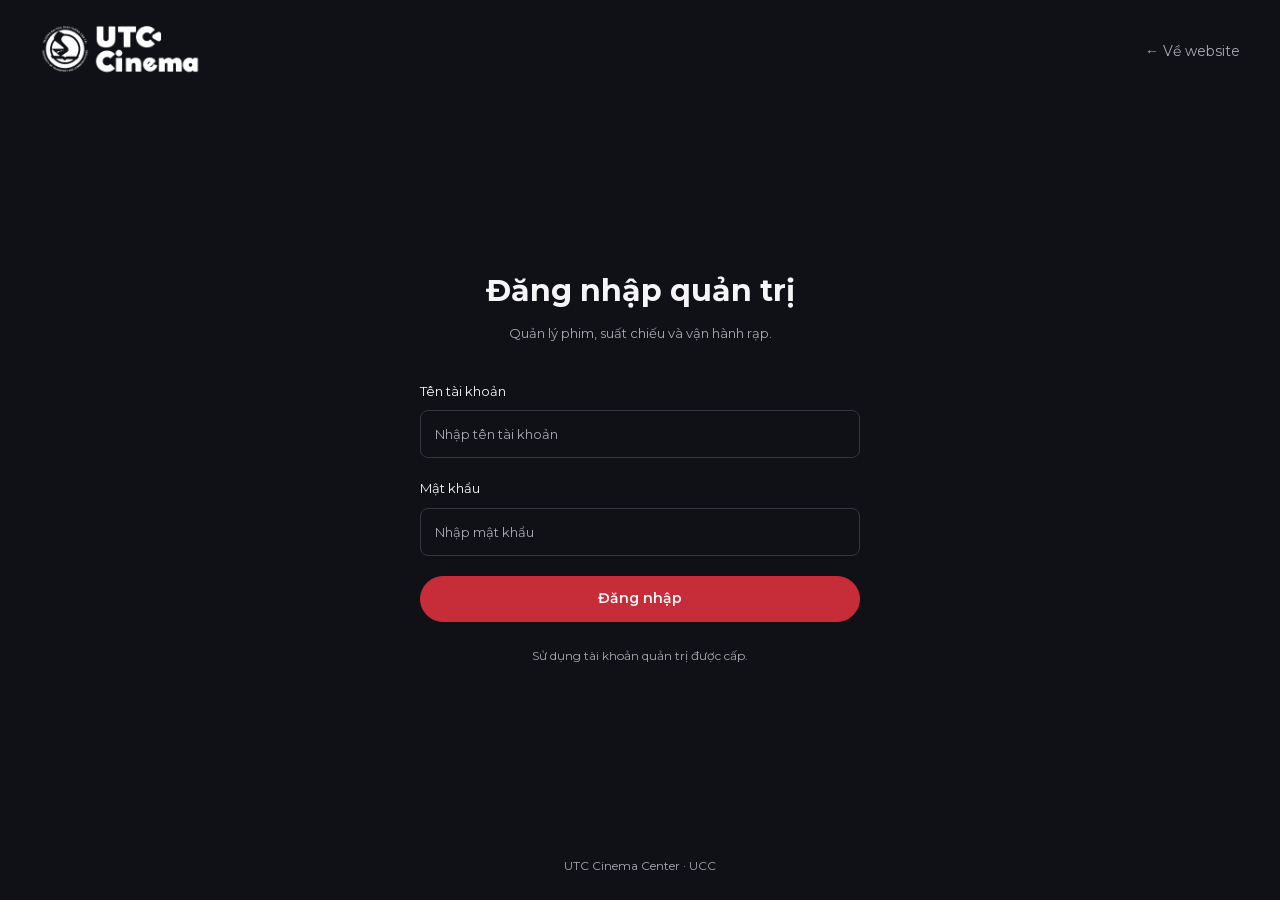
<file: admin/movies/index.html>
<!DOCTYPE html>
<html lang="vi">
<head>
  <link rel="icon" href="/assets/ucc/logo.png" type="image/png">
  <meta charset="UTF-8">
  <meta name="viewport" content="width=device-width, initial-scale=1.0">
  <title>Hệ thống Quản lý Rạp Chiếu Phim</title>
  <link rel="stylesheet" href="../styles.css?v=admin-shell-20261019">
  <link rel="stylesheet" href="https://cdn.jsdelivr.net/npm/bootstrap-icons@1.11.3/font/bootstrap-icons.min.css">
  <link rel="stylesheet" href="movies.css">
  <link href="https://fonts.googleapis.com/css2?family=Inter:wght@300;400;500;600;700&display=swap" rel="stylesheet">
  <link rel="stylesheet" href="../form-dialog.css">
  <link rel="stylesheet" href="../control.css">
</head>
<body class="admin-page">
<div class="main-wrapper">

  <main class="content" id="mainContent">
    <section id="movieList">
        <div class="heading">
            <h2>Quản lý phim</h2>
            <button class="primary" id="add"><i class="bi bi-plus-lg" aria-hidden="true"></i> Thêm phim mới</button>
        </div>
        <div class="filters">
            <div class="search-box">
              <i class="bi bi-search" aria-hidden="true"></i>
              <input id="search" placeholder="Tìm kiếm phim..." aria-label="Tìm kiếm phim" class="control">
            </div>
            <select id="filter" aria-label="Lọc trạng thái" class="control">
                <option value="">Tất cả trạng thái</option>
                <option value="showing">Đang chiếu</option> 
                <option value="soon">Sắp chiếu</option>
                <option value="ended">Ngừng chiếu</option>
            </select>
        </div>
        <div class="table-wrap">
            <table>
                <thead>
                    <tr>
                      <th>Ảnh</th>
                      <th>Tên phim</th>
                      <th>Thể loại</th>
                      <th>Thời lượng</th>
                      <th>Ngày khởi chiếu</th>
                      <th>Trạng thái</th>
                      <th>Đánh giá</th>
                      <th>Thao tác</th>
                    </tr>
                </thead>
                <tbody id="movies"></tbody>
            </table>
        </div>
    </section>
    <dialog id="movieEditor" class="form-dialog" aria-labelledby="form-title">
<button type="button" class="dialog-close" aria-label="Đóng" onclick="document.getElementById('cancel').click()">×</button>
      <div class="movie-card">
        <h2 id="form-title">Thêm phim mới</h2>
        <form id="movie-form">
        <label>Tên phim<input name="title" required maxlength="100"></label>
        <label>Tên phim (Tiếng Anh)<input name="subtitle"></label>
      <div class="movie-grid three">
        <label>
          Thời lượng (phút)
        <input name="duration" type="number" min="1" max="600" required>
        </label>

        <label>
          Ngày khởi chiếu
          <input name="date" type="date" required>
        </label>

        <label>
          Ngày kết thúc
          <input name="endDate" type="date">
        </label>
      </div>

      <div class="movie-grid two">
        <div>
          <label for="posterFile">Ảnh Poster</label>
          <div id="posterDrop" class="image-drop">
            <input id="posterFile" type="file" accept="image/jpeg,image/png,image/gif" aria-describedby="posterHelp">
            <small id="posterHelp">Kéo thả ảnh vào đây hoặc chọn file. JPG, PNG hoặc GIF, tối đa 5MB.</small>
          </div>

          <div id="posterPreviewBox" hidden>
            <img id="posterPreview" alt="Ảnh poster xem trước">
            <button id="removePoster" type="button">Xóa ảnh</button>
          </div>
        </div>
      </div>

      <div class="movie-grid three">
        <label>
          Độ tuổi
          <select name="age">
            <option value="">Chọn độ tuổi</option>
            <option value="P">P - Mọi lứa tuổi</option>
            <option value="K">K - Có người lớn đi cùng</option>
            <option value="T13">T13 - Từ 13 tuổi</option>
            <option value="T16">T16 - Từ 16 tuổi</option>
            <option value="T18">T18 - Từ 18 tuổi</option>
          </select>
        </label>

        <label>Ngôn ngữ<input name="language"></label>

        <label>Phụ đề<input name="subtitles"></label>
      </div>

      <label>
        Trạng thái (tự cập nhật theo suất chiếu)
        <select name="status" disabled>
          <option value="showing">Đang chiếu</option>
          <option value="soon">Sắp chiếu</option>
          <option value="ended">Ngừng chiếu</option>
        </select>
      </label>

      <div>
        <p>Thể loại </p>
        <div id="movieGenreOptions"></div>
      </div>

      <div class="selected-genres">
        <p>Đã chọn (<span id="selectedGenreCount">0</span>):</p>
        <div class="tags" id="selectedGenreTags"></div>
      </div>

      <div class="movie-form-actions">
        <button class="primary" type="submit" id="saveMovie">
          Tạo mới
        </button>

        <button class="movie-cancel" type="button" id="cancel">
          Hủy
        </button>
      </div>
    </form>
  </div>
</dialog>
  </main>


</div>
<script src="../app.js?v=rooms-20261019"></script>
<script src="../../shared-state.js?v=my-tickets-20261020"></script>
<script src="app.js?v=admin-shell-20261019"></script>
<script src="../form-dialog.js"></script>
</body>
</html>
</file>
<file: assets/vendor/lenis/lenis.css>
html.lenis,
html.lenis body {
  height: auto;
}

.lenis:not(.lenis-autoToggle).lenis-stopped {
  overflow: clip;
}

.lenis [data-lenis-prevent],
.lenis [data-lenis-prevent-wheel],
.lenis [data-lenis-prevent-touch],
.lenis [data-lenis-prevent-vertical],
.lenis [data-lenis-prevent-horizontal] {
  overscroll-behavior: contain;
}

.lenis.lenis-smooth iframe {
  pointer-events: none;
}

.lenis.lenis-autoToggle {
  transition-property: overflow;
  transition-duration: 1ms;
  transition-behavior: allow-discrete;
}
</file>
<file: public.css>
@font-face {
  font-family: Montserrat;
  font-style: normal;
  font-weight: 100 900;
  font-display: swap;
  src: url('/assets/ucc/montserrat-vietnamese.woff2') format('woff2');
  unicode-range: U+0102-0103,U+0110-0111,U+0128-0129,U+0168-0169,U+01A0-01A1,U+01AF-01B0,U+0300-0301,U+0303-0304,U+0308-0309,U+0323,U+0329,U+1EA0-1EF9,U+20AB;
}

@font-face {
  font-family: Montserrat;
  font-style: normal;
  font-weight: 100 900;
  font-display: swap;
  src: url('/assets/ucc/montserrat-latin.woff2') format('woff2');
  unicode-range: U+0000-00FF,U+0131,U+0152-0153,U+02BB-02BC,U+02C6,U+02DA,U+02DC,U+0304,U+0308,U+0329,U+2000-206F,U+20AC,U+2122,U+2191,U+2193,U+2212,U+2215,U+FEFF,U+FFFD;
}

:root {
  color-scheme: dark;
  --page: #101116;
  --header: #08090b;
  --surface: #1b1d24;
  --line: #34353d;
  --text: #f5f5f7;
  --muted: #a8a9b1;
  --accent: #ef4444;
  --accent-hover: #dc3434;
  --radius: 12px;
}

* {
  box-sizing: border-box;
}

html {
  scroll-behavior: smooth;
  scroll-padding-top: 110px;
}

body {
  margin: 0;
  min-height: 100vh;
  min-height: 100dvh;
  display: flex;
  flex-direction: column;
  background: var(--page);
  color: var(--text);
  font: 14px/1.65 Montserrat,Arial,sans-serif;
}

button,input,select {
  font: inherit;
}

button,a,input,select,summary {
  -webkit-tap-highlight-color: transparent;
}

button,a {
  touch-action: manipulation;
}

button {
  cursor: pointer;
}

button:disabled {
  cursor: not-allowed;
}

a {
  color: inherit;
  text-decoration: none;
}

a:hover {
  color: var(--accent);
}

img {
  display: block;
  max-width: 100%;
}

button {
  color: inherit;
}

h1,h2,h3,p {
  margin: 0;
}

h1,h2,h3 {
  line-height: 1.35;
}

ul {
  padding: 0;
  list-style: none;
}

a,button {
  transition: background-color .18s,color .18s,border-color .18s;
}

a:focus-visible,button:focus-visible,input:focus-visible,select:focus-visible,summary:focus-visible {
  outline: 3px solid #f6b75b;
  outline-offset: 4px;
}

input,select {
  min-width: 0;
}

input::placeholder {
  color: var(--muted);
}

[hidden] {
  display: none!important;
}

.container {
  width: min(1200px,calc(100% - 64px));
  margin-inline: auto;
}

.sr-only {
  position: absolute;
  width: 1px;
  height: 1px;
  margin: -1px;
  overflow: hidden;
  clip: rect(0,0,0,0);
  white-space: nowrap;
}

.skip-link {
  position: fixed;
  top: 12px;
  left: 12px;
  z-index: 100;
  background: var(--accent);
  padding: 12px 20px;
  transform: translateY(-160%);
  border-radius: 8px;
}

.skip-link:focus {
  transform: translateY(0);
  color: var(--text);
}

.site-header {
  background: var(--header);
  border-bottom: 1px solid #202127;
  position: relative;
  z-index: 10;
}

.header-inner {
  width: min(1400px,calc(100% - 64px));
  min-height: 104px;
  margin: auto;
  display: flex;
  align-items: center;
  gap: 36px;
}

.brand {
  flex: none;
  overflow: hidden;
}

.brand img {
  width: 132px;
  height: 48px;
  object-fit: cover;
  transform: scale(1.4);
}

#main-nav {
  display: flex;
  align-items: center;
  justify-content: center;
  gap: 26px;
  flex: 1;
}

#main-nav a {
  font-size: 14px;
  font-weight: 500;
  white-space: nowrap;
  position: relative;
  padding-block: 14px;
}

#main-nav a[aria-current=page] {
  color: var(--accent);
}

#main-nav a[aria-current=page]::after {
  content: '';
  height: 2px;
  background: var(--accent);
  position: absolute;
  bottom: 4px;
  left: 0;
  right: 0;
}

.account-links {
  display: flex;
  align-items: center;
  gap: 12px;
  flex: none;
}

.button {
  display: inline-flex;
  align-items: center;
  justify-content: center;
  min-height: 42px;
  padding: 10px 25px;
  border: 1px solid transparent;
  border-radius: 999px;
  gap: 8px;
  font-weight: 600;
  font-size: 14px;
  line-height: 1.4;
  white-space: nowrap;
}

.button-primary {
  background: var(--accent);
  border-color: var(--accent);
  color: var(--text);
}

.button-primary:hover {
  background: var(--accent-hover);
  border-color: var(--accent-hover);
  color: var(--text);
}

.button-outline {
  border-color: var(--line);
  background: transparent;
}

.button-outline:hover {
  border-color: var(--text);
  color: var(--text);
}

.menu-toggle {
  display: none;
}

#main {
  flex: 1;
  min-width: 0;
}

.hero {
  position: relative;
  margin: 24px 24px 0;
  isolation: isolate;
}

.hero-slides {
  overflow: hidden;
  border-radius: 22px;
  background: var(--surface);
}

.hero-slide {
  display: block;
}

.hero-slide img {
  width: 100%;
  height: min(42vw,640px);
  object-fit: cover;
  object-position: center;
}

.hero-prev,.hero-next {
  position: absolute;
  top: 50%;
  transform: translateY(-50%);
  width: 44px;
  height: 44px;
  border-radius: 50%;
  background: #08090bbf;
  border: 1px solid #f5f5f74d;
  font-size: 32px;
  line-height: 1;
  display: grid;
  place-items: center;
}

.hero-prev {
  left: 20px;
}

.hero-next {
  right: 20px;
}

.hero-prev:hover,.hero-next:hover {
  background: var(--accent);
}

.hero-dots {
  display: flex;
  gap: 8px;
  position: absolute;
  bottom: 20px;
  left: 50%;
  transform: translateX(-50%);
  padding: 8px 10px;
  background: #08090b99;
  border-radius: 30px;
}

.hero-dots button {
  border: 0;
  border-radius: 50%;
  background: #a8a9b1;
  width: 9px;
  height: 9px;
  padding: 0;
  position: relative;
}

.hero-dots button::before {
  content: '';
  position: absolute;
  inset: -8px;
}

.hero-dots button[aria-pressed=true] {
  background: var(--accent);
  width: 24px;
  border-radius: 12px;
}

.home-layout {
  display: grid;
  grid-template-columns: minmax(0,1fr);
  padding-top: 54px;
  padding-bottom: 64px;
}

.home-films section+section {
  margin-top: 50px;
}

.section-heading {
  display: flex;
  align-items: center;
  justify-content: space-between;
  gap: 12px;
  margin-bottom: 28px;
}

.section-heading h2 {
  font-size: 23px;
  font-weight: 700;
  display: flex;
  align-items: center;
  gap: 10px;
}

.section-heading>a {
  font-size: 13px;
  color: #d2d3da;
  white-space: nowrap;
  text-decoration: underline;
  text-underline-offset: 4px;
}

.section-heading>a:hover {
  color: var(--accent);
}

.section-dot {
  width: 12px;
  height: 12px;
  background: var(--accent);
  border-radius: 50%;
  flex: none;
}

.poster-grid {
  display: grid;
  grid-template-columns: repeat(4,minmax(0,1fr));
  gap: 32px 22px;
}

.movie-card {
  min-width: 0;
}

.poster-link {
  display: block;
  position: relative;
  overflow: hidden;
  border-radius: 11px;
  aspect-ratio: 2/3;
  background: var(--surface);
}

.poster-link>img {
  width: 100%;
  height: 100%;
  object-fit: cover;
  transition: transform .3s ease;
}

.poster-link:hover>img {
  transform: scale(1.035);
}

.format-badge,.age-badge {
  position: absolute;
  top: 10px;
  right: 10px;
  border: 1px solid #f5f5f7a0;
  border-radius: 5px;
  padding: 1px 6px;
  background: #101116bf;
  font-size: 12px;
  font-weight: 600;
}

.age-badge {
  left: 10px;
  right: auto;
  background: #cf3535;
  border: 0;
  font-size: 11px;
}

.poster-action {
  position: absolute;
  bottom: 16px;
  left: 50%;
  transform: translate(-50%,8px);
  opacity: 0;
  white-space: nowrap;
  background: var(--accent);
  border-radius: 50px;
  padding: 8px 16px;
  font-weight: 600;
  color: var(--text);
  transition: opacity .2s,transform .2s;
}

.poster-link:hover .poster-action,.poster-link:focus-visible .poster-action {
  opacity: 1;
  transform: translate(-50%,0);
}

.movie-meta {
  display: flex;
  justify-content: space-between;
  gap: 8px;
  color: var(--muted);
  font-size: 10px;
  margin: 12px 0 7px;
  line-height: 1.5;
}

.movie-meta span {
  overflow: hidden;
  text-overflow: ellipsis;
  white-space: nowrap;
}

.movie-meta time {
  white-space: nowrap;
}

.movie-card h3 {
  font-size: 14px;
  line-height: 1.55;
  font-weight: 700;
  text-transform: uppercase;
}

.empty-state {
  padding: 40px 20px;
  text-align: center;
  border: 1px solid var(--line);
  border-radius: 12px;
  grid-column: 1/-1;
  color: var(--muted);
}

.empty-state h2 {
  font-size: 18px;
  font-weight: 600;
  color: #d9d9df;
}

.empty-state p {
  margin-top: 8px;
  font-size: 14px;
}

.page-content {
  padding-top: 46px;
  padding-bottom: 88px;
}

.page-title {
  font-size: 28px;
  font-weight: 700;
  text-align: center;
  margin: 0 0 40px;
}

.page-subtitle {
  text-align: center;
  color: var(--muted);
  margin: -26px 0 38px;
}

.movie-tabs {
  display: flex;
  justify-content: center;
  gap: 30px;
  margin: -16px 0 26px;
}

.movie-tabs button {
  background: none;
  border: 0;
  border-bottom: 2px solid transparent;
  padding: 8px 4px;
  font-size: 15px;
  color: var(--muted);
}

.movie-tabs button[aria-pressed=true] {
  color: var(--text);
  border-color: var(--accent);
}

.movie-filters {
  display: flex;
  justify-content: space-between;
  gap: 20px;
  padding-bottom: 30px;
}

.movie-filters label:first-child {
  width: 340px;
}

.movie-filters input {
  width: 100%;
  border: 1px solid var(--line);
  border-radius: 8px;
  background: transparent;
  color: var(--text);
  height: 44px;
  padding: 8px 14px;
}

.movie-filters select {
  background: var(--page);
}

.schedule-film {
  display: flex;
  gap: 30px;
  border: 1px solid var(--line);
  border-radius: 12px;
  padding: 26px;
  margin-bottom: 24px;
}

.schedule-poster {
  width: 180px;
  flex: none;
  align-self: flex-start;
  overflow: hidden;
  border-radius: 10px;
  aspect-ratio: 2/3;
}

.schedule-poster img {
  width: 100%;
  height: 100%;
  object-fit: cover;
}

.schedule-info {
  min-width: 0;
  flex: 1;
}

.film-label {
  display: flex;
  align-items: center;
  gap: 12px;
  color: var(--muted);
  font-size: 13px;
  flex-wrap: wrap;
  margin-bottom: 12px;
}

.outline-badge {
  border: 1px solid var(--muted);
  padding: 2px 8px;
  border-radius: 4px;
  color: var(--text);
  font-size: 12px;
}

.schedule-info h2 {
  font-size: 22px;
  text-transform: uppercase;
  margin: 0 0 16px;
}

.schedule-info>p:not(.film-label) {
  font-size: 13px;
  margin-bottom: 8px;
  color: var(--muted);
}

.schedule-info p>span {
  color: var(--text);
}

.schedule-info h3 {
  font-size: 14px;
  font-weight: 600;
  margin: 24px 0 12px;
}

.age-note {
  color: #ed9d7c!important;
}

.schedule-empty {
  color: var(--muted);
  padding: 15px 0;
}

.showtime-list {
  display: flex;
  flex-wrap: wrap;
  gap: 12px;
  margin: 0;
}

.showtime-list li {
  border: 1px solid var(--line);
  border-radius: 8px;
  padding: 10px 14px;
  display: flex;
  flex-direction: column;
  gap: 3px;
}

.showtime-list strong {
  font-size: 18px;
}

.showtime-list span {
  color: var(--muted);
  font-size: 11px;
}

.schedule-note {
  font-size: 12px;
  color: var(--muted);
  margin-top: 16px;
}

.back-link {
  display: inline-block;
  color: var(--muted);
  margin-bottom: 26px;
}

.film-detail {
  display: grid;
  grid-template-columns: 280px minmax(0,1fr);
  gap: 38px;
}

.detail-poster {
  width: 100%;
  height: auto;
  border-radius: 12px;
}

.film-detail h1 {
  font-size: 30px;
  text-transform: uppercase;
  margin-bottom: 20px;
}

.film-detail p:not(.film-label) {
  margin-bottom: 15px;
}

.film-description {
  max-width: 72ch;
  line-height: 1.9;
  color: #d4d5dd;
}

.detail-actions {
  display: flex;
  gap: 14px;
  margin-top: 26px;
  flex-wrap: wrap;
}

#schedule {
  padding-top: 64px;
}

.center-title {
  text-align: center;
  font-size: 25px;
  margin-bottom: 25px;
}

#detail-schedule {
  max-width: 900px;
  margin: 0 auto;
  text-align: center;
}

#detail-schedule .showtime-list {
  justify-content: center;
}

.text-link {
  color: #f28383;
  text-decoration: underline;
  text-underline-offset: 4px;
}

.price-chart {
  margin-bottom: 36px;
}

.price-chart h2 {
  font-size: 21px;
  margin-bottom: 18px;
}

.price-chart img {
  width: 100%;
  height: auto;
  background: var(--header);
  border-radius: 8px;
}

.prose {
  max-width: 78ch;
  margin: 36px auto;
}

.prose h2 {
  font-size: 22px;
  margin-bottom: 18px;
}

.prose p {
  margin-bottom: 18px;
  line-height: 1.9;
  color: #d3d4dc;
}

.prose .button {
  margin-top: 8px;
}

.about-nav {
  display: flex;
  justify-content: center;
  gap: 32px;
  border-bottom: 1px solid var(--line);
  padding-bottom: 22px;
  margin-bottom: 32px;
}

.about-nav a {
  font-weight: 550;
}

.about-image {
  width: 100%;
  height: auto;
  border-radius: 12px;
  margin: 30px 0;
}

.prose address {
  font-style: normal;
  line-height: 2;
}

.prose details {
  padding: 16px 0;
  border-bottom: 1px solid var(--line);
}

.prose summary {
  cursor: pointer;
  font-weight: 550;
}

.prose details p {
  margin: 12px 0 0;
  color: var(--muted);
}

.auth-page {
  padding-block: 64px 88px;
}

.auth-panel {
  max-width: 500px;
  margin: auto;
}

.auth-panel h1 {
  font-size: 30px;
  text-align: center;
}

.auth-intro {
  text-align: center;
  color: var(--muted);
  margin: 12px 0 32px;
}

.auth-panel form {
  display: flex;
  flex-direction: column;
  gap: 20px;
}

.auth-panel label:not(.checkbox-label) {
  display: flex;
  flex-direction: column;
  gap: 8px;
  font-size: 13px;
}

.auth-panel input:not([type=checkbox]) {
  width: 100%;
  height: 48px;
  background: transparent;
  border: 1px solid var(--line);
  border-radius: 8px;
  padding: 10px 14px;
  color: var(--text);
}

.checkbox-label {
  display: flex;
  align-items: flex-start;
  gap: 8px;
  font-size: 12px;
  line-height: 1.7;
}

.checkbox-label input {
  width: 16px;
  height: 16px;
  flex: none;
  margin: 3px 0;
  accent-color: var(--accent);
}

.form-notice {
  font-size: 12px;
  color: var(--muted);
}

.auth-panel form>.button {
  width: 100%;
  min-height: 46px;
}

.auth-switch {
  text-align: center;
  font-size: 13px;
  margin-top: 8px;
}

#account-feedback {
  font-size: 13px;
  color: #f4bc88;
  line-height: 1.8;
}

#account-feedback:empty {
  display: none;
}

.site-footer {
  flex-shrink: 0;
  background: var(--header);
  border-top: 1px solid #272830;
  margin-top: 24px;
}

.footer-inner {
  max-width: 960px;
  text-align: center;
  padding: 28px 0 24px;
}

.footer-nav {
  display: flex;
  justify-content: center;
  flex-wrap: wrap;
  gap: 12px 26px;
  font-size: 13px;
  font-weight: 500;
}

.footer-platforms {
  display: flex;
  justify-content: center;
  align-items: center;
  gap: 20px;
  margin: 18px 0;
}

.footer-platforms>img {
  width: 108px;
  max-width: 100%;
  height: auto;
  object-fit: contain;
}

.social-links,.app-links {
  display: flex;
  gap: 18px;
  align-items: center;
}

.app-links img {
  object-fit: contain;
}

.footer-inner>p {
  font-size: 12px;
  line-height: 1.9;
  color: var(--muted);
  margin-top: 7px;
}

.footer-inner>p:first-of-type {
  color: var(--text);
  font-size: 13px;
}

.footer-credit {
  font-size: 10px!important;
  margin-top: 18px!important;
  color: #878891!important;
}

@media(min-width:1600px) {
  .hero {
    max-width: 1600px;
    margin-inline: auto;
  }

  .hero-slide img {
    height: 680px;
  }

  .header-inner {
    gap: 42px;
  }

  #main-nav {
    gap: 30px;
  }
}

@media(max-width:1280px) {
  .header-inner {
    gap: 20px;
    width: calc(100% - 40px);
  }

  #main-nav {
    gap: 16px;
  }

  #main-nav a {
    font-size: 12px;
  }

  .account-links {
    gap: 8px;
  }

  .account-links .button {
    font-size: 12px;
    padding: 10px 17px;
  }

  .brand img {
    width: 112px;
  }

  .poster-grid {
    grid-template-columns: repeat(3,minmax(0,1fr));
  }

  .movie-meta {
    flex-direction: column;
    gap: 3px;
  }
}

@media(max-width:1023px) {
  .header-inner {
    min-height: 80px;
    gap: 18px;
  }

  .brand {
    margin-right: auto;
  }

  .brand img {
    width: 118px;
    height: 44px;
  }

  .menu-toggle {
    display: block;
    order: 3;
    font-size: 25px;
    line-height: 1;
    border: 1px solid var(--line);
    border-radius: 8px;
    padding: 9px 11px;
    background: transparent;
  }

  .account-links {
    order: 2;
  }

  #main-nav {
    display: none;
    position: absolute;
    top: 100%;
    right: 0;
    left: 0;
    background: var(--header);
    padding: 16px 28px 24px;
    border-bottom: 1px solid var(--line);
    box-shadow: 0 20px 30px #08090b66;
    align-items: stretch;
  }

  #main-nav.is-open {
    display: flex;
    flex-direction: column;
    gap: 0;
  }

  #main-nav a {
    padding: 12px;
    font-size: 14px;
  }

  #main-nav a[aria-current=page]::after {
    display: none;
  }

  .hero {
    margin: 18px 18px 0;
  }

  .hero-slide img {
    height: auto;
    aspect-ratio: 16/8;
    object-fit: cover;
  }

  .home-layout {
    grid-template-columns: minmax(0,1fr);
    padding-top: 36px;
  }

  .poster-grid {
    grid-template-columns: repeat(4,minmax(0,1fr));
  }

  .home-films section+section {
    margin-top: 40px;
  }

  .footer-platforms {
    gap: 28px;
    flex-wrap: wrap;
  }

  .film-detail {
    grid-template-columns: 230px minmax(0,1fr);
    gap: 28px;
  }

  .film-detail h1 {
    font-size: 25px;
  }

  .schedule-film {
    padding: 22px;
    gap: 24px;
  }

  .schedule-poster {
    width: 160px;
  }

  .schedule-info h2 {
    font-size: 19px;
  }
}

@media(max-width:640px) {
  body {
    font-size: 13px;
  }

  .container {
    width: calc(100% - 32px);
  }

  .header-inner {
    width: calc(100% - 32px);
    min-height: 74px;
    gap: 12px;
  }

  .brand img {
    width: 92px;
    height: 40px;
  }

  .account-links .button {
    font-size: 11px;
    padding: 8px 13px;
    min-height: 35px;
  }

  .account-links .button-outline {
    display: none;
  }

  .menu-toggle {
    padding: 7px 9px;
    font-size: 23px;
  }

  .hero {
    margin: 12px 12px 0;
  }

  .hero-slides {
    border-radius: 12px;
  }

  .hero-slide img {
    aspect-ratio: 16/9;
    object-fit: contain;
  }

  .hero-prev,.hero-next {
    width: 30px;
    height: 30px;
    font-size: 24px;
  }

  .hero-prev {
    left: 9px;
  }

  .hero-next {
    right: 9px;
  }

  .hero-dots {
    bottom: 9px;
    padding: 5px 8px;
  }

  .hero-dots button {
    width: 6px;
    height: 6px;
  }

  .hero-dots button[aria-pressed=true] {
    width: 16px;
  }

  .home-layout {
    padding-top: 32px;
    gap: 32px;
  }

  .section-heading {
    margin-bottom: 20px;
  }

  .section-heading h2 {
    font-size: 20px;
    gap: 8px;
  }

  .section-heading>a {
    font-size: 11px;
  }

  .section-dot {
    width: 9px;
    height: 9px;
  }

  .poster-grid {
    grid-template-columns: repeat(2,minmax(0,1fr));
    gap: 26px 16px;
  }

  .movie-card h3 {
    font-size: 13px;
  }

  .movie-meta {
    font-size: 10px;
  }

  .format-badge,.age-badge {
    top: 8px;
  }

  .page-content {
    padding-top: 30px;
    padding-bottom: 50px;
  }

  .page-title {
    font-size: 25px;
    margin-bottom: 32px;
  }

  .movie-tabs {
    gap: 20px;
  }

  .movie-tabs button {
    font-size: 13px;
  }

  .movie-filters {
    gap: 12px;
    flex-direction: column;
    padding-bottom: 22px;
  }

  .movie-filters label:first-child {
    width: 100%;
  }

  .movie-filters input {
    font-size: 12px;
    height: 42px;
  }

  .schedule-film {
    padding: 16px;
    gap: 16px;
  }

  .schedule-poster {
    width: 100px;
  }

  .schedule-info h2 {
    font-size: 15px;
    margin-bottom: 12px;
  }

  .film-label {
    gap: 8px;
    font-size: 10px;
    margin-bottom: 10px;
  }

  .outline-badge {
    font-size: 10px;
    padding: 1px 5px;
  }

  .schedule-info>p:not(.film-label) {
    font-size: 11px;
  }

  .schedule-info h3 {
    font-size: 12px;
    margin-top: 16px;
  }

  .schedule-empty {
    font-size: 11px;
    padding: 3px 0;
  }

  .showtime-list li {
    padding: 8px 10px;
    max-width: 100%;
  }

  .showtime-list strong {
    font-size: 15px;
  }

  .showtime-list span {
    font-size: 10px;
  }

  .schedule-note {
    font-size: 11px;
  }

  .film-detail {
    grid-template-columns: 1fr;
    gap: 26px;
  }

  .detail-poster {
    width: min(220px,65%);
    margin: auto;
  }

  .film-detail h1 {
    font-size: 25px;
  }

  .film-detail p:not(.film-label) {
    font-size: 13px;
  }

  .back-link {
    margin-bottom: 24px;
  }

  #schedule {
    padding-top: 40px;
  }

  .center-title {
    font-size: 23px;
  }

  .price-chart h2,.prose h2 {
    font-size: 20px;
  }

  .page-subtitle {
    font-size: 12px;
    margin: -18px 0 26px;
  }

  .prose {
    margin-block: 28px;
  }

  .about-nav {
    gap: 22px;
    font-size: 13px;
  }

  .auth-page {
    padding-block: 38px 54px;
  }

  .auth-panel h1 {
    font-size: 27px;
  }

  .auth-intro {
    font-size: 12px;
  }

  .auth-panel form {
    gap: 18px;
  }

  .auth-switch {
    font-size: 12px;
  }

  .footer-inner {
    padding: 24px 0 20px;
  }

  .footer-nav {
    gap: 14px 22px;
    font-size: 12px;
  }

  .footer-platforms {
    gap: 16px;
    margin: 16px 0;
  }

  .app-links {
    gap: 10px;
    flex-wrap: wrap;
    justify-content: center;
  }

  .app-links img {
    max-width: 100px;
    height: 32px;
  }

  .footer-inner>p {
    font-size: 10px;
  }

  .footer-inner>p:first-of-type {
    font-size: 11px;
  }

  .empty-state {
    padding: 30px 16px;
  }

  .empty-state h2 {
    font-size: 16px;
  }

  .empty-state p {
    font-size: 12px;
  }
}

@media(prefers-reduced-motion:reduce) {
  html {
    scroll-behavior: auto;
  }

  *,*::before,*::after {
    transition: none!important;
    animation: none!important;
  }
}

.price-text {
  margin-top: 18px;
}

.price-text summary {
  cursor: pointer;
  font-size: 13px;
  color: var(--muted);
}

.price-table-wrap {
  overflow-x: auto;
  margin-top: 16px;
  max-width: 100%;
}

.price-text table {
  border-collapse: collapse;
  width: 100%;
  min-width: 850px;
  font-size: 12px;
}

.price-text caption {
  text-align: left;
  margin-bottom: 12px;
}

.price-text th,.price-text td {
  border: 1px solid var(--line);
  padding: 12px;
  text-align: left;
}

.price-text thead {
  background: var(--surface);
}

.schedule-date {
  text-align: center;
  color: var(--muted);
  margin: 24px 0 28px;
  font-size: 14px;
}

.schedule-date time {
  color: var(--text);
  font-weight: 600;
}

.staff-login {
  display: flex;
  justify-content: center;
  margin-top: 24px;
}

.account-name {
  max-width: 140px;
  overflow: hidden;
  text-overflow: ellipsis;
  white-space: nowrap;
  font-size: 13px;
}

.button:disabled {
  opacity: .65;
  cursor: wait;
}

@media(max-width:640px) {
  .account-name {
    max-width: 80px;
    font-size: 11px;
  }
}

.auth-field {
  display: flex;
  flex-direction: column;
  gap: 8px;
}

.auth-field>label {
  font-size: 13px;
}

.password-input {
  position: relative;
}

.auth-panel .password-input input {
  padding-right: 70px;
}

.password-toggle {
  position: absolute;
  inset: 2px 2px 2px auto;
  min-width: 58px;
  padding: 8px 12px;
  border: 0;
  border-radius: 6px;
  background: transparent;
  color: var(--text);
  font: inherit;
  font-size: 12px;
  cursor: pointer;
}

.password-toggle:hover {
  background: var(--surface);
}

.auth-field-error {
  font-size: 12px;
  color: #f4bc88;
  line-height: 1.6;
}

.auth-field-error:empty {
  display: none;
}

.auth-panel input[aria-invalid=true] {
  border-color: #f4bc88;
}

.password-help {
  margin-top: -12px;
  font-size: 12px;
  color: var(--muted);
}

.detail-hero {
  position: relative;
  isolation: isolate;
  overflow: hidden;
}

.detail-backdrop {
  position: absolute;
  inset: 0;
  z-index: -2;
  width: 100%;
  height: 100%;
  object-fit: cover;
  object-position: center 30%;
  filter: blur(2px);
  transform: scale(1.02);
}

.detail-hero::after {
  content: "";
  position: absolute;
  inset: 0;
  z-index: -1;
  background: linear-gradient(180deg,rgba(16,17,22,.55) 0%,rgba(16,17,22,.72) 65%,var(--page) 100%),linear-gradient(90deg,rgba(16,17,22,.45),rgba(16,17,22,.15) 55%,rgba(16,17,22,.35));
}

.detail-hero .page-content {
  padding-bottom: 64px;
}

.detail-schedule-wrap {
  padding-bottom: 80px;
}

.detail-schedule-wrap #schedule {
  padding-top: 32px;
}

@media(max-width:640px) {
  .detail-hero .page-content {
    padding-bottom: 36px;
  }

  .detail-backdrop {
    object-position: center top;
  }

  .detail-hero::after {
    background: linear-gradient(180deg,rgba(16,17,22,.6),rgba(16,17,22,.88) 45%,var(--page));
  }

  .detail-schedule-wrap {
    padding-bottom: 50px;
  }
}

html.lenis {
  scroll-behavior: auto;
}

.showtime-link,.showtime-past {
  display: flex;
  flex-direction: column;
  gap: 4px;
}

.showtime-link {
  margin: -12px -14px;
  padding: 12px 14px;
  border-radius: 7px;
}

.showtime-link:hover {
  background: var(--surface);
  color: var(--text);
}

.showtime-past {
  opacity: .55;
}

@media(max-width:640px) {
  .showtime-link {
    margin: -8px -10px;
    padding: 8px 10px;
  }
}

.my-ticket-list {
  max-width: 960px;
  margin: auto;
  display: flex;
  flex-direction: column;
  gap: 20px;
}

.my-ticket {
  border: 1px solid var(--line);
  border-radius: 12px;
  background: var(--surface);
  padding: 24px;
}

.my-ticket-heading {
  display: flex;
  align-items: center;
  justify-content: space-between;
  gap: 20px;
  margin-bottom: 24px;
}

.my-ticket-heading h2 {
  font-size: 21px;
}

.my-ticket-status {
  flex: none;
  font-size: 12px;
  border: 1px solid var(--line);
  border-radius: 999px;
  padding: 6px 12px;
}

.my-ticket-details {
  display: grid;
  grid-template-columns: repeat(3,minmax(0,1fr));
  gap: 20px;
  margin: 0;
}

.my-ticket-details dt {
  font-size: 12px;
  color: var(--muted);
  margin-bottom: 5px;
}

.my-ticket-details dd {
  margin: 0;
  font-weight: 600;
  overflow-wrap: anywhere;
}

.my-ticket-code {
  font-family: ui-monospace,monospace;
}

.my-ticket-note {
  margin-top: 22px;
  padding-top: 16px;
  border-top: 1px solid var(--line);
  font-size: 12px;
  color: var(--muted);
}

.tickets-empty-action {
  text-align: center;
  margin-top: 20px;
}

@media(max-width:640px) {
  .my-ticket {
    padding: 18px;
  }

  .my-ticket-heading {
    align-items: flex-start;
    flex-direction: column;
    gap: 12px;
  }

  .my-ticket-heading h2 {
    font-size: 18px;
  }

  .my-ticket-details {
    grid-template-columns: repeat(2,minmax(0,1fr));
    gap: 18px;
  }

  .my-ticket-details dd {
    font-size: 12px;
  }
}
</file>
<file: booking/booking.css>
.booking-page {
  padding: 32px 0 64px;
}

.booking-heading {
  display: flex;
  align-items: center;
  justify-content: space-between;
  gap: 24px;
  margin-bottom: 24px;
}

.booking-heading h1 {
  font-size: 25px;
  margin-bottom: 8px;
}

.booking-heading p {
  color: var(--muted);
}

.booking-heading .booking-timer {
  flex: none;
  border: 1px solid var(--accent);
  border-radius: 12px;
  padding: 10px 14px;
  color: var(--text);
}

.booking-steps {
  display: flex;
  gap: 28px;
  padding: 0 0 18px;
  margin: 0 0 24px;
  list-style: none;
  border-bottom: 1px solid var(--line);
  color: var(--muted);
}

.booking-steps [aria-current] {
  color: var(--text);
  font-weight: 700;
}

.booking-error {
  color: #ffbd97;
  margin-bottom: 20px;
}

.booking-error:empty {
  display: none;
}

#restart-booking {
  margin-bottom: 20px;
}

.cinema-screen {
  width: 100%;
  height: auto;
  max-height: 132px;
  object-fit: fill;
}

.seat-picker h2 {
  text-align: center;
  font-size: 19px;
  margin: 2px 0 24px;
}

.seat-scroll {
  overflow-x: auto;
  max-width: 100%;
  padding: 2px 0 16px;
  overscroll-behavior-x: contain;
}

.seat-map {
  width: 616px;
  margin: auto;
}

.seat-row {
  display: flex;
  gap: 4px;
  justify-content: center;
  margin-bottom: 4px;
}

.seat-button {
  width: 40px;
  height: 40px;
  flex: none;
  border: 2px solid transparent;
  border-radius: 8px;
  font-size: 12px;
  line-height: 1;
  padding: 0;
  position: relative;
}

.seat-standard {
  background: #272b35;
  color: #f5f5f7;
}

.seat-vip {
  background: #ff871a;
  color: #1a1b20;
}

.seat-couple {
  background: #ff405a;
  color: #16171d;
}

.seat-button:hover:not(:disabled) {
  border-color: var(--text);
}

.seat-button.is-selected,.seat-swatch.is-selected {
  background: #2563eb;
  color: #f5f5f7;
  border-color: #a7c5ff;
}

.seat-button.is-booked,.seat-swatch.is-booked {
  background: #474b57;
  color: #e0e1e6;
}

.seat-button.is-booked {
  cursor: not-allowed;
}

.seat-button.is-booked>span {
  position: absolute;
  right: 1px;
  top: 0;
  font-size: 12px;
  line-height: 1;
}

.seat-legend {
  display: flex;
  justify-content: center;
  align-items: center;
  flex-wrap: wrap;
  gap: 18px 24px;
  margin: 18px 0;
}

.seat-legend li {
  display: flex;
  align-items: center;
  gap: 8px;
  font-size: 12px;
}

.seat-swatch {
  display: inline-flex;
  align-items: center;
  justify-content: center;
  width: 28px;
  height: 28px;
  border: 2px solid transparent;
  border-radius: 6px;
  flex: none;
}

.booking-hint {
  font-size: 12px;
  line-height: 1.8;
  color: var(--muted);
}

.seat-picker>.booking-hint {
  text-align: center;
}

.seat-footer {
  display: flex;
  justify-content: space-between;
  align-items: center;
  gap: 24px;
  margin-top: 28px;
  padding-top: 20px;
  border-top: 1px solid var(--line);
}

.seat-footer>div:first-child {
  min-width: 0;
  overflow-wrap: anywhere;
}

.booking-actions {
  display: flex;
  gap: 12px;
  align-items: center;
  flex-wrap: wrap;
}

.checkout-layout {
  display: grid;
  grid-template-columns: minmax(0,2fr) minmax(320px,1fr);
  gap: 20px;
  align-items: start;
}

.checkout-panel {
  background: var(--surface);
  padding: 24px;
  border-radius: 14px;
  margin-bottom: 20px;
}

.checkout-panel h2,.checkout-panel legend {
  font-size: 16px;
  font-weight: 700;
  margin-bottom: 22px;
}

.booking-details {
  display: grid;
  grid-template-columns: 1fr 1fr;
  gap: 24px;
  margin: 0;
}

.booking-details>div {
  min-width: 0;
  overflow-wrap: anywhere;
}

.booking-wide {
  grid-column: 1/-1;
}

.booking-details dt {
  color: var(--muted);
  margin-bottom: 3px;
}

.booking-details dd {
  font-weight: 650;
  margin: 0;
}

.payment-table-wrap {
  overflow-x: auto;
}

.payment-table {
  border: 1px solid var(--line);
  border-collapse: collapse;
  width: 100%;
  font-size: 12px;
}

.payment-table td,.payment-table th {
  padding: 14px;
  text-align: left;
  border-bottom: 1px solid var(--line);
}

.payment-table td:last-child,.payment-table th:last-child {
  white-space: nowrap;
  text-align: right;
}

.checkout-payment {
  margin: 0;
}

.checkout-payment fieldset {
  padding: 0;
  border: 0;
  margin: 0 0 28px;
  min-width: 0;
}

.checkout-payment legend {
  padding: 0;
}

.payment-option {
  display: flex;
  gap: 12px;
  align-items: center;
  border: 1px solid var(--line);
  border-radius: 12px;
  padding: 14px;
  margin-bottom: 10px;
  min-height: 60px;
  cursor: pointer;
}

.payment-option:has(input:checked) {
  border-color: var(--accent);
  background: #ef444412;
}

.payment-option input,.payment-terms input {
  accent-color: var(--accent);
  width: 18px;
  height: 18px;
  flex: none;
}

.payment-option img {
  object-fit: contain;
  max-height: 32px;
  flex: none;
}

.payment-option span {
  font-weight: 600;
  font-size: 13px;
}

.checkout-cost {
  margin: 0 0 24px;
}

.checkout-cost>div {
  display: flex;
  justify-content: space-between;
  gap: 16px;
  padding-block: 4px;
}

.checkout-cost dd {
  margin: 0;
  font-weight: 700;
}

.checkout-cost .checkout-total {
  border-top: 1px dashed var(--line);
  padding-top: 14px;
  margin-top: 8px;
}

.payment-terms {
  display: flex;
  gap: 10px;
  align-items: flex-start;
  font-size: 12px;
  line-height: 1.8;
}

.payment-terms input {
  margin: 3px 0;
}

.checkout-payment>.booking-hint {
  margin: 14px 0;
}

.checkout-payment>.button {
  width: 100%;
  margin-top: 10px;
  padding-inline: 12px;
}

.booking-empty {
  text-align: center;
}

.booking-empty p {
  margin: 16px 0 24px;
}

.booking-empty .booking-actions {
  justify-content: center;
}

.booking-success {
  max-width: 760px;
  margin: auto;
  background: var(--surface);
  border-radius: 16px;
  padding: 32px;
}

.booking-success-mark {
  width: 52px;
  height: 52px;
  display: grid;
  place-items: center;
  border-radius: 50%;
  background: #166534;
  color: #f0fdf4;
  font-size: 27px;
  margin-bottom: 20px;
}

.booking-success h1 {
  font-size: 27px;
}

.booking-success>p {
  color: var(--muted);
  margin: 12px 0 28px;
}

.booking-success .booking-actions {
  margin-top: 32px;
}

.receipt-code {
  font-size: 21px;
  letter-spacing: 1px;
}

@media(max-width:1023px) {
  .checkout-layout {
    grid-template-columns: 1fr;
  }

  .booking-heading {
    align-items: flex-start;
  }

  .booking-heading h1 {
    font-size: 21px;
  }

  .booking-heading .booking-timer {
    font-size: 12px;
  }
}

@media(max-width:640px) {
  .booking-page {
    padding-top: 24px;
  }

  .booking-heading {
    display: block;
  }

  .booking-heading .booking-timer {
    display: inline-block;
    margin-top: 16px;
  }

  .booking-steps {
    font-size: 12px;
  }

  .seat-map {
    margin: 0 auto;
  }

  .seat-footer {
    display: block;
  }

  .seat-footer .booking-actions {
    margin-top: 20px;
  }

  .seat-footer .button {
    flex: 1;
    padding-inline: 12px;
  }

  .seat-legend {
    justify-content: flex-start;
    gap: 12px;
  }

  .cinema-screen {
    min-height: 50px;
  }

  .checkout-panel {
    padding: 18px;
  }

  .booking-details {
    gap: 18px;
    font-size: 12px;
  }

  .booking-success {
    padding: 22px;
  }

  .booking-success h1 {
    font-size: 23px;
  }

  .payment-table td,.payment-table th {
    padding: 12px;
  }

  .payment-table {
    min-width: 450px;
  }
}
</file>
<file: BTL-main/styles.css>
:root {
  --sidebar-width: 228px;
  --sidebar-collapsed-width: 72px;
  --sidebar-gap: 12px;
  --topbar-height: 64px;

  --bg-primary: #f0f2f7;
  --sidebar-bg: #ffffff;
  --accent: #e53935;
  --accent-hover: #c62828;
  --accent-light: rgba(229,57,53,0.10);
  --text-primary: #1a1d2e;
  --text-secondary: #5c6378;
  --text-muted: #9aa0b4;
  --border: #e4e7f0;
  --shadow-sidebar: 0 8px 32px rgba(0,0,0,0.10), 0 0 0 1px rgba(0,0,0,0.05);
  --glow-red: 0 0 20px rgba(229,57,53,0.25);
  --transition: 0.2s ease;
  --transition-slow: 0.3s cubic-bezier(0.4,0,0.2,1);
}

*, *::before, *::after { box-sizing: border-box; margin: 0; padding: 0; }
html { font-size: 15px; }
body {
  font-family: 'Inter', sans-serif;
  background: var(--bg-primary);
  color: var(--text-primary);
  min-height: 100vh;
  display: flex;
}
a { color: inherit; text-decoration: none; }
button { cursor: pointer; border: none; background: none; font-family: inherit; }

::-webkit-scrollbar { width: 5px; }
::-webkit-scrollbar-thumb { background: var(--border); border-radius: 3px; }

.sidebar {
  width: var(--sidebar-width);
  background: var(--sidebar-bg);
  border-radius: 18px;
  box-shadow: var(--shadow-sidebar);
  display: flex;
  flex-direction: column;
  position: fixed;
  top: var(--sidebar-gap);
  left: var(--sidebar-gap);
  bottom: var(--sidebar-gap);
  z-index: 100;
  overflow: hidden;
  transition: width var(--transition-slow);
}

.sidebar-logo {
  display: flex;
  align-items: center;
  gap: 10px;
  padding: 0 14px;
  height: var(--topbar-height);
  border-bottom: 1px solid var(--border);
  flex-shrink: 0;
  overflow: hidden;
}

.logo-icon {
  width: 36px; height: 36px;
  background: var(--accent);
  border-radius: 10px;
  display: flex; align-items: center; justify-content: center;
  color: white; font-size: 18px;
  flex-shrink: 0;
  box-shadow: var(--glow-red);
}

.logo-text {
  font-size: 15px; font-weight: 700;
  color: var(--text-primary);
  white-space: nowrap; flex: 1; overflow: hidden;
  transition: opacity var(--transition-slow), max-width var(--transition-slow);
  max-width: 160px; opacity: 1;
}

.sidebar-toggle {
  width: 32px; height: 32px;
  border-radius: 8px;
  background: rgba(0,0,0,0.05);
  color: var(--text-secondary);
  display: flex; align-items: center; justify-content: center;
  font-size: 20px; flex-shrink: 0;
  transition: background var(--transition);
}
.sidebar-toggle:hover { background: rgba(0,0,0,0.10); }

.sidebar-nav {
  padding: 10px 8px;
  display: flex; flex-direction: column; gap: 2px;
  overflow-y: auto; flex: 1;
}

.nav-item {
  display: flex; align-items: center; gap: 10px;
  padding: 10px;
  border-radius: 10px;
  color: var(--text-secondary);
  font-size: 13.5px; font-weight: 500;
  transition: all var(--transition);
  white-space: nowrap; overflow: hidden;
}
.nav-item:hover { color: var(--text-primary); background: rgba(0,0,0,0.05); }
.nav-item.active { color: white; background: var(--accent); box-shadow: var(--glow-red); }

.nav-icon {
  font-size: 17px; flex-shrink: 0;
  width: 20px; text-align: center;
  display: flex; align-items: center; justify-content: center;
}

.nav-label {
  overflow: hidden; max-width: 160px; opacity: 1; white-space: nowrap;
  transition: opacity var(--transition-slow), max-width var(--transition-slow);
}

.sidebar-footer {
  padding: 12px 10px;
  border-top: 1px solid var(--border);
  display: flex; align-items: center; justify-content: space-between; gap: 8px;
  flex-shrink: 0; overflow: hidden;
  transition: all var(--transition-slow);
}

.user-info { display: flex; align-items: center; gap: 9px; min-width: 0; flex: 1; overflow: hidden; }

.user-avatar {
  width: 34px; height: 34px;
  background: linear-gradient(135deg, var(--accent), var(--accent-hover));
  border-radius: 50%;
  display: flex; align-items: center; justify-content: center;
  font-size: 12px; font-weight: 700; color: white;
  flex-shrink: 0;
}

.user-name {
  font-size: 13px; font-weight: 600;
  white-space: nowrap; overflow: hidden; text-overflow: ellipsis;
  transition: opacity var(--transition-slow), max-width var(--transition-slow);
  max-width: 120px; opacity: 1;
}

.btn-logout {
  width: 34px; height: 34px; border-radius: 8px;
  display: flex; align-items: center; justify-content: center;
  font-size: 17px; color: var(--text-secondary);
  background: rgba(0,0,0,0.05);
  transition: all var(--transition); flex-shrink: 0;
}
.btn-logout:hover { background: var(--accent); color: white; }

.main-wrapper {
  margin-left: calc(var(--sidebar-width) + var(--sidebar-gap) * 2);
  flex: 1; min-width: 0;
  transition: margin-left var(--transition-slow);
}
.content { padding: 24px 28px; }

.sidebar-collapsed .sidebar { width: var(--sidebar-collapsed-width); }

.sidebar-collapsed .logo-text,
.sidebar-collapsed .user-name { opacity: 0; max-width: 0; }

.sidebar-collapsed .sidebar-logo { justify-content: center; gap: 0; }
.sidebar-collapsed .logo-icon { display: none; }
.sidebar-collapsed .sidebar-toggle { margin: 0 auto; width: 36px; height: 36px; }

.sidebar-collapsed .nav-item { justify-content: center; padding: 10px 0; gap: 0; }
.sidebar-collapsed .nav-label { opacity: 0; max-width: 0; pointer-events: none; }

.sidebar-collapsed .sidebar-footer { flex-direction: column; align-items: center; padding: 10px 0; gap: 8px; }
.sidebar-collapsed .user-info { justify-content: center; flex: none; }

.sidebar-collapsed .main-wrapper {
  margin-left: calc(var(--sidebar-collapsed-width) + var(--sidebar-gap) * 2);
}

@media (max-width: 768px) {
  .sidebar { transform: translateX(calc(-100% - var(--sidebar-gap) * 2)); transition: transform var(--transition-slow), width var(--transition-slow); }
  .sidebar-open .sidebar { transform: translateX(0); }
  .main-wrapper { margin-left: 0 !important; }
}
</file>
<file: BTL-main/suatchieu.css>
table
{
    width: 100%;
    border-collapse: collapse;
}
th, td
{
    padding: 8px;
    text-align: left;
    border-bottom: 1px solid #ddd;
    overflow: hidden;
    text-overflow: ellipsis;
    max-width: 100%;
}

article#header
{
    display: flex;
    justify-content: space-between;
    align-items: center;
    margin-bottom: 20px;
}

button#add
{
    background-color: var(--accent);
    color: white;
    border: none;
    padding: 10px 20px;
    border-radius: 5px;
    cursor: pointer;
}
button#add:hover
{
    background-color: var(--accent-hover);
    transition: var(--transition);
}
button#resetFilter
{
    background-color: var(--text-secondary);
    color: white;
    border: none;
    padding: 10px 20px;
    border-radius: 5px;
    cursor: pointer;
    width: 180px;
}
button#resetFilter:hover
{
    background-color: var(--text-primary);
    transition: var(--transition);
}

article#filter
{
    display: flex;
    align-items: flex-end;
    gap: 20px;
    background-color: var(--sidebar-bg);
    padding: 20px;
    border-radius: 8px;
    margin-bottom: 20px;
    box-shadow: var(--shadow-sidebar);
}

label
{
    font-weight: bold;
    color: var(--text-primary);
    margin-bottom: 5px;
}

div.filterSelections
{
    display: flex;
    flex-direction: column;
    gap: 8px;
}

input, select
{
    padding: 8px 12px;
    border: 1px solid var(--border);
    border-radius: 4px;
    background-color: var(--input-bg);
    color: var(--text-muted);
    min-width: 150px;
}

input::placeholder
{
    color: var(--text-muted);
}

article#table
{
    display: flex;
    align-items: flex-end;
    gap: 20px;
    background-color: var(--sidebar-bg);
    padding: 20px;
    border-radius: 8px;
    margin-bottom: 20px;
    box-shadow: var(--shadow-sidebar);
}
</file>
<file: admin/styles.css>
:root {
  --sidebar-width: 228px;
  --sidebar-collapsed-width: 72px;
  --sidebar-gap: 12px;
  --topbar-height: 64px;
  --bg-primary: #f0f2f7;
  --sidebar-bg: #ffffff;
  --accent: #d32f2f;
  --accent-hover: #c62828;
  --accent-light: rgba(229,57,53,0.10);
  --text-primary: #1a1d2e;
  --text-secondary: #5c6378;
  --text-muted: #9aa0b4;
  --border: #e4e7f0;
  --shadow-sidebar: 0 8px 32px rgba(0,0,0,0.10), 0 0 0 1px rgba(0,0,0,0.05);
  --glow-red: 0 0 20px rgba(229,57,53,0.25);
  --transition: 0.2s ease;
  --transition-slow: 0.3s cubic-bezier(0.4,0,0.2,1);
}

*, *::before, *::after {
  box-sizing: border-box;
  margin: 0;
  padding: 0;
}

html {
  font-size: 15px;
}

body {
  font-family: 'Inter', sans-serif;
  background: var(--bg-primary);
  color: var(--text-primary);
  min-height: 100vh;
  display: flex;
}

a {
  color: inherit;
  text-decoration: none;
}

button {
  cursor: pointer;
  border: none;
  background: none;
  font-family: inherit;
}

::-webkit-scrollbar {
  width: 5px;
}

::-webkit-scrollbar-thumb {
  background: var(--border);
  border-radius: 3px;
}

.sidebar {
  width: var(--sidebar-width);
  background: var(--sidebar-bg);
  border-radius: 18px;
  box-shadow: var(--shadow-sidebar);
  display: flex;
  flex-direction: column;
  position: fixed;
  top: var(--sidebar-gap);
  left: var(--sidebar-gap);
  bottom: var(--sidebar-gap);
  z-index: 100;
  overflow: hidden;
  transition: width var(--transition-slow);
}

.sidebar-logo {
  display: flex;
  align-items: center;
  gap: 10px;
  padding: 0 14px;
  height: var(--topbar-height);
  border-bottom: 1px solid var(--border);
  flex-shrink: 0;
  overflow: hidden;
}

.logo-icon {
  width: 36px;
  height: 36px;
  background: var(--accent);
  border-radius: 10px;
  display: flex;
  align-items: center;
  justify-content: center;
  color: white;
  font-size: 18px;
  flex-shrink: 0;
  box-shadow: var(--glow-red);
}

.logo-text {
  font-size: 15px;
  font-weight: 700;
  color: var(--text-primary);
  white-space: nowrap;
  flex: 1;
  overflow: hidden;
  transition: opacity var(--transition-slow), max-width var(--transition-slow);
  max-width: 160px;
  opacity: 1;
}

.sidebar-toggle {
  width: 32px;
  height: 32px;
  border-radius: 8px;
  background: rgba(0,0,0,0.05);
  color: var(--text-secondary);
  display: flex;
  align-items: center;
  justify-content: center;
  font-size: 20px;
  flex-shrink: 0;
  transition: background var(--transition);
}

.sidebar-toggle:hover {
  background: rgba(0,0,0,0.10);
}

.sidebar-nav {
  padding: 10px 8px;
  display: flex;
  flex-direction: column;
  gap: 2px;
  overflow-y: auto;
  flex: 1;
}

.nav-item {
  display: flex;
  align-items: center;
  gap: 10px;
  padding: 10px;
  border-radius: 10px;
  color: var(--text-secondary);
  font-size: 13.5px;
  font-weight: 500;
  transition: all var(--transition);
  white-space: nowrap;
  overflow: hidden;
}

.nav-item:hover {
  color: var(--text-primary);
  background: rgba(0,0,0,0.05);
}

.nav-item.active {
  color: white;
  background: var(--accent);
  box-shadow: var(--glow-red);
}

.nav-icon {
  font-size: 17px;
  flex-shrink: 0;
  width: 20px;
  text-align: center;
  display: flex;
  align-items: center;
  justify-content: center;
}

.nav-label {
  overflow: hidden;
  max-width: 160px;
  opacity: 1;
  white-space: nowrap;
  transition: opacity var(--transition-slow), max-width var(--transition-slow);
}

.sidebar-footer {
  padding: 12px 10px;
  border-top: 1px solid var(--border);
  display: flex;
  align-items: center;
  justify-content: space-between;
  gap: 8px;
  flex-shrink: 0;
  overflow: hidden;
  transition: all var(--transition-slow);
}

.user-info {
  display: flex;
  align-items: center;
  gap: 9px;
  min-width: 0;
  flex: 1;
  overflow: hidden;
}

.user-avatar {
  width: 34px;
  height: 34px;
  background: linear-gradient(135deg, var(--accent), var(--accent-hover));
  border-radius: 50%;
  display: flex;
  align-items: center;
  justify-content: center;
  font-size: 12px;
  font-weight: 700;
  color: white;
  flex-shrink: 0;
}

.user-name {
  font-size: 13px;
  font-weight: 600;
  white-space: nowrap;
  overflow: hidden;
  text-overflow: ellipsis;
  transition: opacity var(--transition-slow), max-width var(--transition-slow);
  max-width: 120px;
  opacity: 1;
}

.btn-logout {
  width: 34px;
  height: 34px;
  border-radius: 8px;
  display: flex;
  align-items: center;
  justify-content: center;
  font-size: 17px;
  color: var(--text-secondary);
  background: rgba(0,0,0,0.05);
  transition: all var(--transition);
  flex-shrink: 0;
}

.btn-logout:hover {
  background: var(--accent);
  color: white;
}

.main-wrapper {
  margin-left: calc(var(--sidebar-width) + var(--sidebar-gap) * 2);
  flex: 1;
  min-width: 0;
  transition: margin-left var(--transition-slow);
}

.content {
  padding: 24px 28px;
}

.sidebar-collapsed .sidebar {
  width: var(--sidebar-collapsed-width);
}

.sidebar-collapsed .logo-text,
.sidebar-collapsed .user-name {
  opacity: 0;
  max-width: 0;
}

.sidebar-collapsed .sidebar-logo {
  justify-content: center;
  gap: 0;
}

.sidebar-collapsed .logo-icon {
  display: none;
}

.sidebar-collapsed .sidebar-toggle {
  margin: 0 auto;
  width: 36px;
  height: 36px;
  background: var(--accent);
  color: white;
  font-size: 18px;
  box-shadow: var(--glow-red);
}

.sidebar-collapsed .sidebar-toggle:hover {
  background: var(--accent-hover);
}

.sidebar-collapsed .nav-item {
  justify-content: center;
  padding: 10px 0;
  gap: 0;
}

.sidebar-collapsed .nav-label {
  opacity: 0;
  max-width: 0;
  pointer-events: none;
}

.sidebar-collapsed .sidebar-footer {
  flex-direction: column;
  align-items: center;
  padding: 10px 0;
  gap: 8px;
}

.sidebar-collapsed .user-info {
  justify-content: center;
  flex: none;
}

.sidebar-collapsed .main-wrapper {
  margin-left: calc(var(--sidebar-collapsed-width) + var(--sidebar-gap) * 2);
}

@media (max-width: 768px) {
  .sidebar {
    transform: translateX(calc(-100% - var(--sidebar-gap) * 2));
    transition: transform var(--transition-slow), width var(--transition-slow);
  }

  .main-wrapper {
    margin-left: 0 !important;
  }
}

.admin-page {
  display: block;
  height: auto;
  overflow: visible;
}

.admin-page > .main-wrapper {
  min-height: 100vh;
}

.admin-page > .main-wrapper > main {
  width: 100%;
  max-width: 1536px;
  margin: 0 auto;
}

@media (max-width: 768px) {
  .admin-page .sidebar {
    transform: none;
    width: var(--sidebar-collapsed-width);
  }

  .admin-page > .main-wrapper {
    margin-left: calc(var(--sidebar-collapsed-width) + var(--sidebar-gap) * 2) !important;
  }

  .admin-page .sidebar .nav-label, .admin-page .sidebar .user-name, .admin-page .sidebar .logo-text, .admin-page .sidebar .logo-icon {
    display: none;
  }

  .admin-page .sidebar .nav-item {
    justify-content: center;
    padding: 10px 0;
  }

  .admin-page .sidebar .sidebar-logo {
    padding: 14px 0;
    justify-content: center;
  }

  .admin-page .sidebar .sidebar-footer {
    flex-direction: column;
    padding: 10px 0;
  }
}
</file>
<file: admin/booking/booking.css>
.booking-page {
  max-width: 1480px;
  margin: 0 auto;
}

.booking-page td:nth-child(4) {
  white-space: nowrap;
}

.booking-header {
  display: flex;
  align-items: end;
  justify-content: space-between;
  gap: 24px;
  margin: 4px 0 24px;
}

.booking-header h1 {
  font-size: 28px;
  line-height: 1.2;
}

.booking-header-actions {
  display: flex;
  align-items: center;
  gap: 12px;
  flex-shrink: 0;
}

.booking-search {
  width: min(340px, 100%);
  height: 42px;
  display: flex;
  align-items: center;
  gap: 10px;
  padding: 0 14px;
  background: var(--sidebar-bg);
  border: 1px solid var(--border);
  border-radius: 10px;
  color: var(--text-muted);
}

.booking-search:focus-within {
  border-color: var(--accent);
  box-shadow: 0 0 0 3px var(--accent-light);
}

.booking-search input {
  width: 100%;
  border: 0;
  outline: 0;
  background: transparent;
  color: var(--text-primary);
  font: inherit;
}

.table-wrap {
  overflow-x: auto;
  background: var(--sidebar-bg);
  border: 1px solid var(--border);
  border-radius: 14px;
  box-shadow: 0 8px 24px rgba(25, 30, 55, .06);
}

table {
  width: 100%;
  border-collapse: collapse;
  min-width: 1080px;
}

th, td {
  padding: 15px 16px;
  text-align: left;
  border-bottom: 1px solid var(--border);
  vertical-align: middle;
}

th {
  color: var(--text-secondary);
  background: #f8f9fc;
  font-size: 12px;
  font-weight: 700;
  white-space: nowrap;
}

td {
  font-size: 13px;
}

tbody tr:last-child td {
  border-bottom: 0;
}

tbody tr:hover {
  background: #fafbfe;
}

.booking-code {
  color: #2374ab;
  font-weight: 700;
}

.booking-code:hover {
  text-decoration: underline;
}

.customer-name, .movie-title, .money {
  font-weight: 600;
}

.showtime {
  white-space: nowrap;
}

.status {
  display: inline-flex;
  align-items: center;
  min-height: 28px;
  padding: 5px 9px;
  border-radius: 999px;
  font-size: 11px;
  font-weight: 700;
  white-space: nowrap;
}

.status-success {
  color: #187047;
  background: #e4f5ec;
}

.status-warning {
  color: #8a5b00;
  background: #fff1cc;
}

.status-muted {
  color: #687086;
  background: #edf0f5;
}

.empty-state {
  padding: 40px;
  text-align: center;
  color: var(--text-secondary);
}

@media (max-width: 720px) {
  .booking-header {
    align-items: stretch;
    flex-direction: column;
  }

  .booking-header-actions {
    flex-direction: column;
    align-items: stretch;
  }

  .booking-search {
    width: 100%;
  }
}
</file>
<file: admin/genres/genres.css>
:root {
  --bg-primary: #f0f2f7;
  --text-primary: #1a1d2e;
  --border: #e4e7f0;
}

*, *::before, *::after {
  box-sizing: border-box;
  margin: 0;
  padding: 0;
}

html {
  font-size: 15px;
}

body {
  font-family: 'Inter', sans-serif;
  background: var(--bg-primary);
  color: var(--text-primary);
  min-height: 100vh;
  display: block;
}

a {
  color: inherit;
  text-decoration: none;
}

button {
  cursor: pointer;
  border: none;
  background: none;
  font-family: inherit;
}

::-webkit-scrollbar {
  width: 5px;
}

::-webkit-scrollbar-thumb {
  background: var(--border);
  border-radius: 3px;
}

.content {
  padding: 24px 28px;
}

/* movies*/
/* Nội dung quản lý phim */
#mainContent {
  padding: 24px 28px;
  max-width: 1536px;
  margin: 0 auto;
  color: #344454;
}

#mainContent .heading {
  display: flex;
  justify-content: space-between;
  align-items: end;
  gap: 16px;
  min-height: 42px;
  margin: 4px 0 24px;
}

#mainContent .heading h2 {
  margin: 0;
  font-size: 28px;
  font-weight: 700;
  color: var(--text-primary);
  line-height: 1.2;
}

#mainContent .heading .primary {
  height: 42px;
  padding-block: 0;
}

#genreNotice:empty {
  display: none;
}

#mainContent button,
#mainContent input {
  font: inherit;
}

#mainContent button {
  cursor: pointer;
  border: none;
  border-radius: 5px;
}

#mainContent .primary {
  padding: 14px 22px;
  background: #d32f2f;
  color: white;
  font-weight: 600;
}

/* Tìm kiếm và lọc */
#mainContent .filters {
  display: flex;
  gap: 16px;
  padding: 24px;
  margin-bottom: 30px;
  background: white;
  border-radius: 9px;
  box-shadow: 0 2px 5px rgb(0 0 0 / 6%);
}

#mainContent .table-wrap {
  overflow-x: auto;
  background: white;
  border-radius: 8px;
}

#mainContent table {
  width: 100%;
  min-width: 1050px;
  border-collapse: collapse;
}

#mainContent th,
#mainContent td {
  padding: 18px 14px;
  text-align: left;
  vertical-align: middle;
  border-bottom: 1px solid #e6e9eb;
}

#mainContent th {
  background: #f8f9fa;
  font-size: 15px;
  font-weight: 600;
}

#mainContent td {
  height: 150px;
  font-size: 14px;
}

#mainContent th:nth-child(3) {
  width: 28%;
}

#mainContent tbody tr:hover {
  background: #fafbfd;
}

#mainContent .actions {
  white-space: nowrap;
}

#mainContent .empty {
  text-align: center;
  color: #888;
}

@media (max-width: 768px) {
  #mainContent {
    padding: 20px 16px;
  }

  #mainContent .heading h2 {
    font-size: 21px;
  }

  #mainContent .primary {
    padding: 12px 14px;
    font-size: 13px;
  }

  #mainContent .filters {
    flex-direction: column;
    padding: 18px;
  }
}

#genresPage [hidden] {
  display: none !important;
}

#mainContent #genresPage .genres-table {
  min-width: 650px;
}

#mainContent #genresPage .genres-table td {
  height: auto;
  padding: 20px 14px;
}

#mainContent #genresPage .genres-table th:nth-child(1) {
  width: 60px;
}

#mainContent #genresPage .genres-table th:nth-child(2) {
  width: 24%;
}

#mainContent #genresPage .genres-table th:nth-child(3) {
  width: auto;
}

#mainContent #genresPage .genres-table th:nth-child(4) {
  width: 130px;
}

#genresPage .genre-name {
  font-weight: 700;
  color: #222;
}

#genresPage .genre-card {
  padding: 26px;
  background: white;
  border-radius: 8px;
  box-shadow: 0 2px 5px rgb(0 0 0 / 6%);
}

#genresPage .genre-card h3 {
  margin-bottom: 22px;
  font-size: 18px;
}

#genreForm {
  display: grid;
  gap: 10px;
}

#genreForm label {
  font-size: 14px;
  font-weight: 500;
}

#genreForm input,
#genreForm textarea {
  width: 100%;
  padding: 12px;
  margin-bottom: 12px;
  border: 1px solid #ddd;
  border-radius: 4px;
  background: white;
  color: #344454;
  font: inherit;
  min-height: 120px;
  resize: vertical;
}

#genreForm input:focus,
#genreForm textarea:focus {
  outline: 2px solid #9fc3df;
  outline-offset: 1px;
}

#genresPage .genre-form-actions {
  display: flex;
  gap: 10px;
  margin-top: 4px;
}

#genresPage .genre-cancel {
  padding: 14px 22px;
  border-radius: 5px;
  background: #78818a;
  color: white;
}

#genreNotice {
  margin-top: 16px;
  color: #278044;
  font-size: 14px;
}

@media (max-width: 768px) {
  #genresPage #genreSearch {
    width: 100%;
  }

  #genresPage .genre-card {
    padding: 18px;
  }
}

#mainContent .heading #addGenre {
  display: inline-flex;
  align-items: center;
  justify-content: center;
  gap: 6px;
  height: 42px;
  padding: 0 18px;
  border: none;
  border-radius: 10px;
  font-family: inherit;
  font-size: 14px;
  font-weight: 600;
  line-height: 1;
  white-space: nowrap;
}
</file>
<file: admin/form-dialog.css>
dialog.form-dialog {
  position: fixed;
  inset: 0;
  margin: auto;
  width: min(500px, calc(100% - 32px));
  max-height: calc(100vh - 48px);
  padding: 20px;
  border: 0;
  border-radius: 12px;
  background: #fff;
  color: #1a1d2e;
  overflow-y: auto;
  box-shadow: 0 10px 30px rgba(0,0,0,.1);
  font: 14px 'Inter', sans-serif;
}

dialog.form-dialog:not([open]) {
  display: none;
}

dialog.form-dialog::backdrop {
  background: rgba(0,0,0,.5);
}

#movieEditor {
  width: min(900px, calc(100% - 32px));
}

.form-dialog .dialog-close {
  position: absolute;
  right: 16px;
  top: 12px;
  padding: 4px 8px;
  font-size: 24px;
  color: #5c6378;
  background: transparent;
}

.form-dialog h2, .form-dialog h3 {
  margin: 0 32px 20px 0;
  font-size: 18px;
  font-weight: 600;
  color: #1a1d2e;
}

#movieEditor .movie-card {
  margin: 0;
  padding: 0;
  box-shadow: none;
  border: 0;
}

.form-dialog label {
  color: #5c6378;
  font-size: 14px;
  font-weight: 500;
}

.form-dialog input:not([type="checkbox"]):not([type="file"]), .form-dialog select, .form-dialog textarea {
  width: 100%;
  min-width: 0;
  padding: 10px 12px;
  border: 1px solid #e4e7f0;
  border-radius: 8px;
  font: inherit;
  color: #1a1d2e;
  background: #fff;
}

.form-dialog input:focus-visible, .form-dialog select:focus-visible, .form-dialog textarea:focus-visible, .form-dialog button:focus-visible {
  outline: 2px solid #d32f2f;
  outline-offset: 2px;
}

.form-dialog .movie-form-actions, .form-dialog .genre-form-actions {
  display: flex;
  justify-content: flex-end;
  gap: 12px;
  margin-top: 24px;
}

.form-dialog .movie-form-actions button, .form-dialog .genre-form-actions button, #screeningEditor form > div:last-child button {
  height: 34px;
  padding: 0 16px;
  border-radius: 8px;
  font: 600 14px 'Inter', sans-serif;
}

.form-dialog .primary, #movieSubmit {
  background: #e02020;
  color: #fff;
}

.form-dialog .movie-cancel, .form-dialog .genre-cancel, #screeningEditor #movieReset {
  background: #f5f5f5;
  color: #1a1d2e;
}

#screeningEditor form > div {
  margin: 0 0 16px;
}

#screeningEditor label {
  display: block;
  margin-bottom: 6px;
}

#screeningEditor form > div:last-child {
  display: flex;
  justify-content: flex-end;
  gap: 12px;
  margin: 24px 0 0;
}

#product-modal {
  padding: 0;
}

#product-modal .modal-content {
  width: 100%;
  max-width: none;
  max-height: none;
  box-shadow: none;
  animation: none;
}

#genresPage dialog.genre-card {
  padding: 20px;
  border-radius: 12px;
  box-shadow: 0 10px 30px rgba(0,0,0,.1);
}

#genresPage .genre-form-actions, #movieEditor .movie-form-actions {
  gap: 12px;
  margin-top: 24px;
}

#mainContent .form-dialog .primary, #mainContent .form-dialog .movie-cancel, #genresPage .form-dialog .genre-cancel {
  height: 34px;
  padding: 0 16px;
  border-radius: 8px;
  font: 600 14px 'Inter', sans-serif;
}

#mainContent .form-dialog .movie-cancel, #genresPage .form-dialog .genre-cancel {
  background: #f5f5f5;
  color: #1a1d2e;
}

#genreForm input, #genreForm textarea {
  border-color: #e4e7f0;
  border-radius: 8px;
  padding: 10px 12px;
  color: #1a1d2e;
}

html:has(dialog.form-dialog[open]), html:has(dialog.form-dialog[open]) body {
  overflow: hidden;
  overscroll-behavior: none;
}

dialog.form-dialog, #product-modal .modal-content {
  overscroll-behavior: contain;
}
</file>
<file: admin/control.css>
.control {
    box-sizing: border-box;
    height: 40px;
    padding: 0 12px;
    font-size: 14px;
}
input.control[type="date"]::-webkit-datetime-edit {
    display: flex;
    align-items: center;
    height: 100%;
    padding: 0;
}
.search-box {
    display: flex;
    align-items: center;
    background: var(--bg-primary);
    border-radius: 8px;
    padding: 0 12px;
    width: 300px;
}

.search-box i {
    color: #9aa0b4;
    margin-right: 8px;
}

.search-box input {
    border: none;
    background: transparent;
    outline: none;
    width: 100%;
    font-family: inherit;
    font-size: 14px;
}
#mainContent .edit,
#mainContent .delete {
    padding: 6px;
    border: none;
    border-radius: 6px;
    background: rgba(0, 0, 0, 0.05);
    color: #5c6378;
    font-size: 14px;
    cursor: pointer;
    transition: 0.2s ease;
}

#mainContent .edit:hover {
    background: #d32f2f;
    color: white;
}

#mainContent .delete:hover {
    background: #dc3545;
    color: white;
}
.actions button + button{
    margin-left: 8px;
}
</file>
<file: admin/home/tongquan.css>
body {
  font-family: 'Inter', sans-serif;
  background-color: #f0f2f7;
  display: flex;
  justify-content: center;
  align-items: center;
  min-height: 100vh;
  margin: 0;
}

.main-wrapper {
  display: flex;
  align-items: center;
}

main {
  box-sizing: border-box;
  width: 100%;
  max-width: 1536px;
  padding: 24px 28px;
}

.stats-container {
  display: grid;
  grid-template-columns: repeat(2, minmax(0, 1fr));
  gap: 20px;
}

.stat-card {
  position: relative;
  overflow: hidden;
  text-decoration: none;
  color: inherit;
  background-color: #ffffff;
  border: 1px solid #e0e0e0;
  border-left: none;
  border-radius: 8px;
  box-sizing: border-box;
  min-height: 140px;
  padding: 28px 32px;
  display: flex;
  align-items: center;
  min-width: 0;
  box-shadow: 0 2px 4px rgba(0, 0, 0, 0.05);
}

.overview-header {
  display: flex;
  justify-content: space-between;
  align-items: center;
  flex-wrap: wrap;
  gap: 16px;
  margin-bottom: 20px;
}

.overview-header h1 {
  margin: 0;
  font-size: 28px;
  font-weight: 700;
  color: #1a1d2e;
  line-height: 1.2;
}

.overview-header h1 span {
  color: #d32f2f;
}

.overview-header time {
  font: inherit;
  font-weight: 700;
  color: #333333;
}

a.stat-card:hover, a.stat-card:focus-visible {
  outline: 2px solid #d32f2f;
  outline-offset: 2px;
}

.stat-icon {
  font-size: 42px;
  color: #d32f2f;
  margin-right: 16px;
  display: flex;
  align-items: center;
  justify-content: center;
}

.stat-content {
  position: relative;
  display: flex;
  flex-direction: column;
}

.stat-title {
  font-size: 18px;
  color: #6c757d;
  margin-bottom: 4px;
  font-weight: 500;
}

.stat-number {
  font-size: 36px;
  font-weight: bold;
  color: #333333;
}

.stat-watermark {
  position: absolute;
  top: 50%;
  transform: translateY(-50%);
  right: 20px;
  font-size: 90px;
  color: #d32f2f;
  opacity: 0.15;
  pointer-events: none;
}

@media (max-width: 520px) {
  main {
    padding: 24px 16px;
  }

  .stat-card {
    padding: 24px;
  }

  .stats-container {
    grid-template-columns: 1fr;
  }
}
</file>
<file: admin/login/login.css>
body {
  --accent: #c72d39;
  --accent-hover: #ae2631;
}

.admin-login-header {
  display: flex;
  align-items: center;
  justify-content: space-between;
  gap: 24px;
  width: min(1200px, calc(100% - 64px));
  margin-inline: auto;
  padding-block: 24px;
}

.admin-brand {
  display: block;
  width: 160px;
  height: 56px;
  overflow: hidden;
  flex-shrink: 0;
}

.admin-brand img {
  width: 100%;
  height: 100%;
  object-fit: cover;
  transform: scale(1.4);
}

.return-link,
.admin-login-note,
.admin-login-footer {
  color: var(--muted);
}

.return-link {
  display: inline-flex;
  align-items: center;
  min-height: 44px;
}

.return-link:hover,
.skip-link:hover {
  color: var(--text);
}

.admin-login-main {
  flex: 1;
  display: grid;
  place-items: center;
  padding: 56px 24px 80px;
}

.auth-panel {
  width: 100%;
  max-width: 440px;
}

.auth-intro {
  font-size: 13px;
  margin-bottom: 36px;
}

.field-error,
.login-error {
  display: none;
  color: #f4a6a6;
  font-size: 12px;
}

.auth-panel input:not([type=checkbox]):not(:placeholder-shown):invalid {
  border-color: var(--accent);
}

input:not(:placeholder-shown):invalid ~ .field-error {
  display: block;
}

.admin-login-note {
  margin-top: 24px;
  text-align: center;
  font-size: 12px;
}

.admin-login-footer {
  text-align: center;
  padding: 0 24px 24px;
  font-size: 12px;
}

@media (max-width: 640px) {
  .admin-login-header {
    width: calc(100% - 40px);
    padding-block: 16px;
    gap: 12px;
  }

  .admin-login-main {
    padding: 40px 24px 56px;
  }

  .auth-panel h1 {
    font-size: 25px;
  }

  .auth-panel label:not(.checkbox-label),
  .auth-intro,
  .return-link {
    font-size: 14px;
  }
}
</file>
<file: admin/movies/movies.css>
:root {
  --bg-primary: #f0f2f7;
  --text-primary: #1a1d2e;
  --border: #e4e7f0;
}

*, *::before, *::after {
  box-sizing: border-box;
  margin: 0;
  padding: 0;
}

html {
  font-size: 15px;
}

body {
  font-family: 'Inter', sans-serif;
  background: var(--bg-primary);
  color: var(--text-primary);
  min-height: 100vh;
  display: block;
}

a {
  color: inherit;
  text-decoration: none;
}

button {
  cursor: pointer;
  border: none;
  background: none;
  font-family: inherit;
}

::-webkit-scrollbar {
  width: 5px;
}

::-webkit-scrollbar-thumb {
  background: var(--border);
  border-radius: 3px;
}

.content {
  padding: 24px 28px;
}

/* movies*/
/* Nội dung quản lý phim */
#mainContent {
  padding: 24px 28px;
  max-width: 1536px;
  margin: 0 auto;
  color: #344454;
}

#mainContent .heading {
  display: flex;
  justify-content: space-between;
  align-items: end;
  gap: 16px;
  min-height: 42px;
  margin: 4px 0 24px;
}

#mainContent .heading h2 {
  margin: 0;
  font-size: 28px;
  font-weight: 700;
  color: var(--text-primary);
  line-height: 1.2;
}

#mainContent .heading .primary {
  height: 42px;
  padding-block: 0;
}

#mainContent button,
#mainContent input,
#mainContent select {
  font: inherit;
}

#mainContent button {
  cursor: pointer;
  border: none;
  border-radius: 5px;
}

#mainContent .primary {
  padding: 14px 22px;
  background: #d32f2f;
  color: white;
  font-weight: 600;
}

#mainContent .primary:hover,
.primary:hover {
  background: #d32f2f;
}

/* Tìm kiếm và lọc */
#mainContent .filters {
  display: flex;
  gap: 16px;
  padding: 24px;
  margin-bottom: 30px;
  background: white;
  border-radius: 9px;
  box-shadow: 0 2px 5px rgb(0 0 0 / 6%);
}

#mainContent .filters select {
  padding: 0 12px;
  border: 1px solid #ddd;
  border-radius: 4px;
  background: white;
  color: #43505c;
}

#mainContent .filters select:focus {
  outline: 2px solid #9fc3df;
  outline-offset: 1px;
}

#mainContent .table-wrap {
  overflow-x: auto;
  background: white;
  border-radius: 8px;
}

#mainContent table {
  width: 100%;
  min-width: 1050px;
  border-collapse: collapse;
}

#mainContent th,
#mainContent td {
  padding: 18px 14px;
  text-align: left;
  vertical-align: middle;
  border-bottom: 1px solid #e6e9eb;
}

#mainContent th {
  background: #f8f9fa;
  font-size: 15px;
  font-weight: 600;
}

#mainContent td {
  height: 150px;
  font-size: 14px;
}

#mainContent th:nth-child(3) {
  width: 28%;
}

#mainContent tbody tr:hover {
  background: #fafbfd;
}

#mainContent .poster {
  display: flex;
  align-items: center;
  justify-content: center;
  width: 82px;
  height: 120px;
  padding: 8px;
  border-radius: 4px;
  object-fit: cover;
  text-align: center;
  color: white;
  font-size: 14px;
  font-weight: 700;
  box-shadow: 0 2px 5px rgb(0 0 0 / 12%);
}

#mainContent img.poster {
  padding: 0;
}

#mainContent .title {
  font-size: 16px;
  color: #222;
  font-weight: 700;
}

#mainContent .subtitle {
  margin-top: 7px;
  color: #929292;
  font-size: 13px;
}

#mainContent .tags {
  display: flex;
  flex-wrap: wrap;
  gap: 6px;
}

#mainContent .tag {
  padding: 8px 12px;
  background: #198ad4;
  border-radius: 22px;
  color: white;
  font-size: 13px;
  font-weight: 600;
}

#mainContent .status {
  display: inline-block;
  padding: 8px 13px;
  border-radius: 25px;
  font-size: 12px;
  font-weight: 700;
}

#mainContent .showing {
  background: #d9efdf;
  color: #588663;
}

#mainContent .soon {
  background: #fff5d4;
  color: #a59342;
}

#mainContent .ended {
  background: #e9ecef;
  color: #68717b;
}

#mainContent .rating {
  white-space: nowrap;
  color: #222;
  font-weight: 600;
}

#mainContent .star {
  color: #ffc107;
  font-size: 22px;
}

#mainContent .actions {
  white-space: nowrap;
}

#mainContent .empty {
  text-align: center;
  color: #888;
}

#movie-form {
  display: grid;
  gap: 13px;
}

#movie-form label {
  display: grid;
  gap: 6px;
  font-size: 14px;
}

#movie-form input,
#movie-form select {
  width: 100%;
  box-sizing: border-box;
  padding: 12px;
  border: 1px solid #ddd;
  border-radius: 4px;
  background: white;
  color: #43505c;
}

#movie-form input:focus,
#movie-form select:focus {
  outline: 2px solid #9fc3df;
  outline-offset: 1px;
}

#mainContent .tag {
  display: inline-flex;
  align-items: center;
  gap: 6px;
}

#movieList[hidden],
#movieEditor[hidden],
#posterPreviewBox[hidden] {
  display: none !important;
}

#movieEditor .movie-card {
  padding: 26px;
  background: white;
  border-radius: 8px;
  box-shadow: 0 2px 5px rgb(0 0 0 / 6%);
}

#movieEditor .movie-card h2 {
  margin-bottom: 20px;
}

#movieEditor #movie-form {
  gap: 20px;
}

#movieEditor .movie-grid {
  display: grid;
  gap: 18px;
}

#movieEditor .movie-grid.two {
  grid-template-columns: repeat(2, minmax(0, 1fr));
  align-items: start;
}

#movieEditor .movie-grid.three {
  grid-template-columns: repeat(3, minmax(0, 1fr));
}

#movieEditor small {
  display: block;
  margin-top: 6px;
  color: #888;
}

#posterPreview {
  display: block;
  width: 140px;
  max-height: 210px;
  object-fit: cover;
  margin: 12px 0;
  border-radius: 4px;
}

#mainContent #removePoster {
  padding: 8px 12px;
  background: #dc3545;
  color: white;
}

#movieGenreOptions {
  display: grid;
  grid-template-columns: repeat(4, minmax(0, 1fr));
  gap: 12px;
  padding: 14px;
  margin-top: 8px;
  border: 1px solid #eee;
  border-radius: 6px;
}

#movieGenreOptions label {
  display: flex;
  align-items: center;
  gap: 7px;
  padding: 12px;
  border: 1px solid #eee;
  border-radius: 5px;
  cursor: pointer;
}

#movieGenreOptions input {
  width: auto;
  accent-color: #d32f2f;
}

#movieEditor .selected-genres {
  padding: 14px;
  background: #f8f9fa;
  border: 1px solid #eee;
  border-radius: 6px;
}

#movieEditor .selected-genres p {
  margin-bottom: 10px;
}

#movieEditor .movie-form-actions {
  display: flex;
  gap: 10px;
}

#mainContent .movie-cancel {
  padding: 14px 22px;
  background: #78818a;
  color: white;
}

@media (max-width: 768px) {
  #movieEditor .movie-grid.two,
  #movieEditor .movie-grid.three {
    grid-template-columns: 1fr;
  }

  #movieGenreOptions {
    grid-template-columns: repeat(2, minmax(0, 1fr));
  }
}

#mainContent .heading #add {
  display: inline-flex;
  align-items: center;
  justify-content: center;
  gap: 6px;
  height: 42px;
  padding: 0 18px;
  border: none;
  border-radius: 10px;
  font-family: inherit;
  font-size: 14px;
  font-weight: 600;
  line-height: 1;
  white-space: nowrap;
}

#movieEditor .image-drop {
  padding: 12px;
  border: 1px dashed #d5d8e0;
  border-radius: 8px;
}

#movieEditor .image-drop.is-dragging {
  border-color: #d72c2c;
  background: #fff3f3;
}

#movieEditor input[type="file"] {
  padding: 0;
  border: 0;
  max-width: 100%;
}

#movieEditor input[type="file"]::file-selector-button {
  padding: 8px 12px;
  margin-right: 10px;
  border: 0;
  border-radius: 6px;
  background: #d72c2c;
  color: white;
  font: inherit;
  cursor: pointer;
}

#movieEditor input[type="file"]::file-selector-button:hover {
  background: #b92222;
}

#movieEditor .image-drop small {
  display: block;
  margin-top: 8px;
  color: #687083;
  font-size: 12px;
}
</file>
